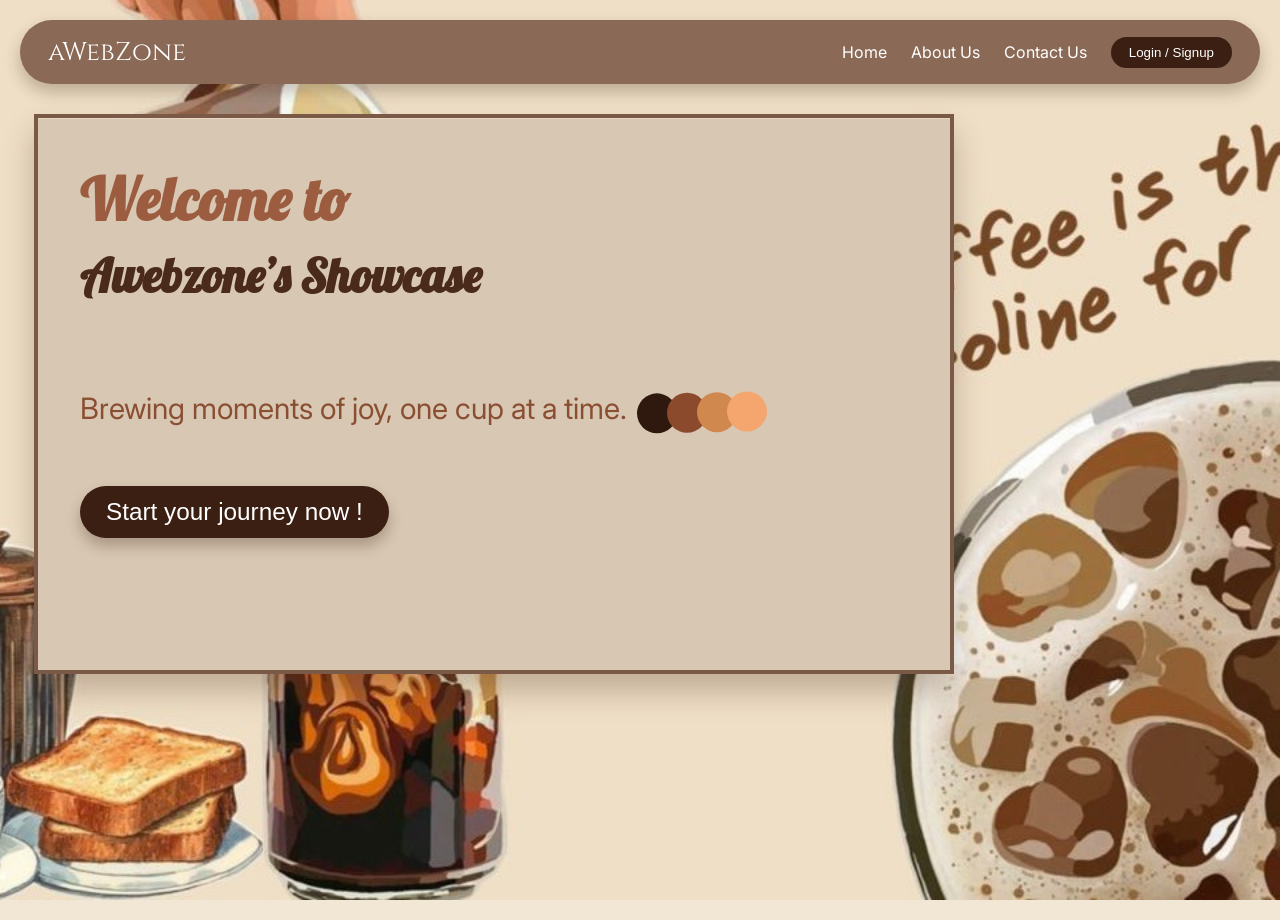
<file: index.html>
<!DOCTYPE html>
<html lang="en">
<head>
  <meta charset="UTF-8" />
  <meta name="viewport" content="width=device-width, initial-scale=1.0" />
  <title>aWebZone</title>

  <!-- Fonts -->
  <link rel="preconnect" href="https://fonts.googleapis.com" />
  <link rel="preconnect" href="https://fonts.gstatic.com" crossorigin />
  <link
    href="https://fonts.googleapis.com/css2?family=Cinzel:wght@400;600&family=Inter:wght@400;500;600&family=Lobster&display=swap"
    rel="stylesheet"
  />

  <link rel="stylesheet" href="style.css" />
</head>
<body>

  <!-- NAVBAR -->
  <header class="top-nav">
    <div class="brand">aWebZone</div>

    <nav class="links">
      <a href="#">Home</a>
      <a href="about.html">About Us</a>
      <a href="about.html">Contact Us</a>
      <button class="nav-btn" onclick="location.href='auth.html'">Login / Signup</button>
    </nav>
  </header>

  <!-- HERO CARD -->
  <section class="hero-wrapper">
    <div class="hero-card">

      <h1>Welcome to</h1>
      <h2>Awebzone’s Showcase</h2>

      <div class="hero-row">
        <p>Brewing moments of joy, one cup at a time.</p>

        <div class="palette-dots">
          <span class="dot d1"></span>
          <span class="dot d2"></span>
          <span class="dot d3"></span>
          <span class="dot d4"></span>
        </div>
      </div>

      <button class="cta-btn" onclick="location.href='auth.html'">Start your journey now !</button>
    </div>
  </section>

  <script src="script.js"></script>

</body>
</html>
</file>
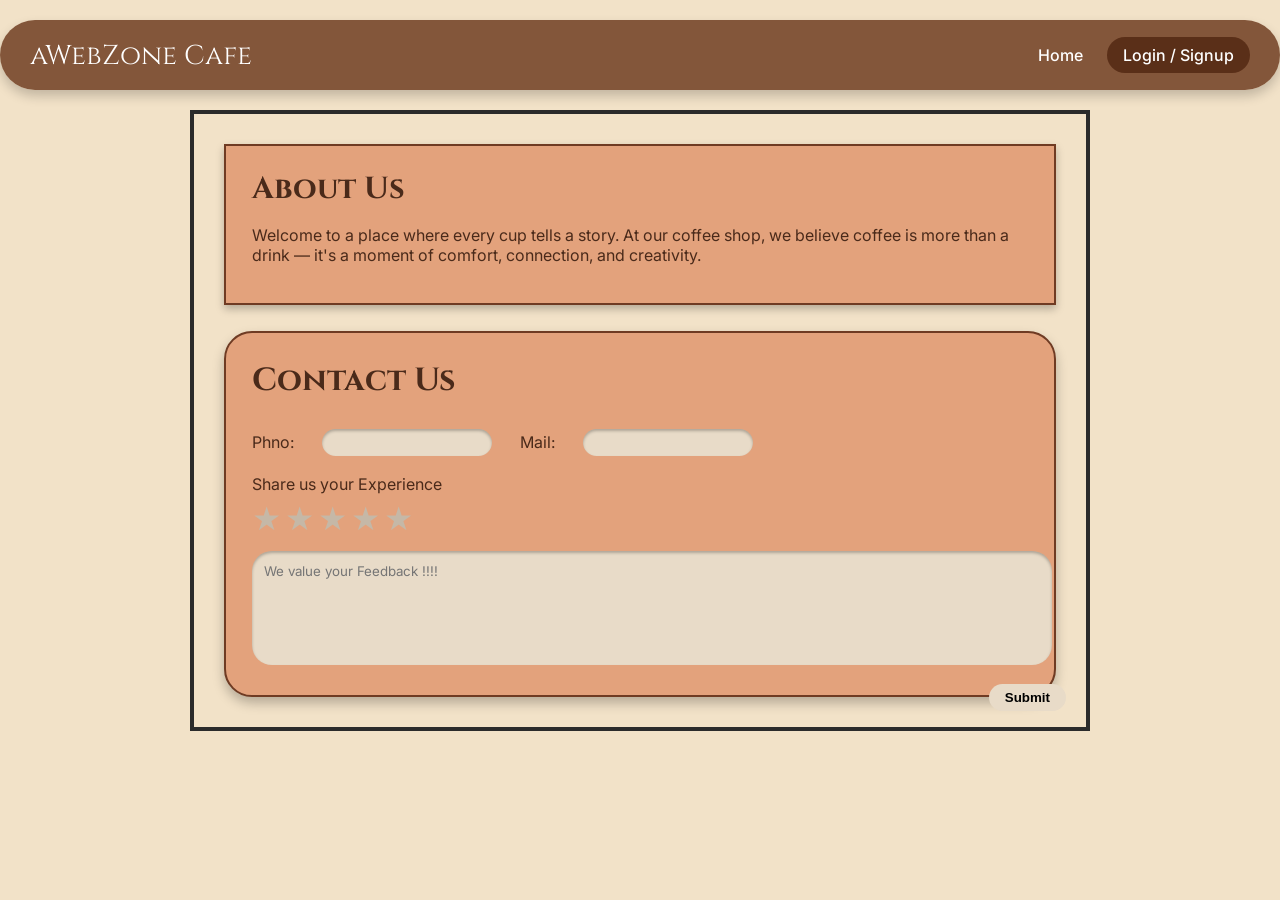
<file: about.html>
<!DOCTYPE html>
<html lang="en">
<head>
<meta charset="UTF-8">
<meta name="viewport" content="width=device-width, initial-scale=1.0">
<title>aWebZone Cafe | About</title>

<link href="https://fonts.googleapis.com/css2?family=Cinzel:wght@400;600&family=Inter:wght@400;500;600&display=swap" rel="stylesheet">

<style>

:root{
  --brown:#7a4a2e;
  --brown-dark:#4a2a1a;
  --cream:#f2e2c8;
  --card:#e3a27c;
}

/* PAGE */

body{
  margin:0;
  font-family:"Inter",sans-serif;
  background:var(--cream);
  color:var(--brown-dark);
}

/* NAVBAR */

.top-nav{
  width:calc(100% - 60px);
  margin:20px auto;
  height:70px;
  background:rgba(122,74,46,.92);
  border-radius:50px;
  display:flex;
  align-items:center;
  justify-content:space-between;
  padding:0 30px;
  color:white;
  box-shadow:0 6px 12px rgba(0,0,0,.2);
}

.brand{
  font-family:"Cinzel",serif;
  font-size:1.7rem;
}

.links{
  display:flex;
  gap:24px;
  align-items:center;
}

.links a{
  color:white;
  text-decoration:none;
  font-weight:500;
}

.login-btn{
  background:#5a2f18;
  padding:8px 16px;
  border-radius:999px;
}

/* FRAME WITH BACKGROUND */

.frame{
  width:92%;
  max-width:900px;
  margin:20px auto 60px;
  padding:30px;
  border:4px solid #2b2b2b;
  background:
    url("https://images.unsplash.com/photo-1495474472287-4d71bcdd2085")
    center/cover no-repeat;
  box-sizing:border-box;
  position:relative;
}

/* ABOUT */

.about-box{
  background:var(--card);
  padding:22px 26px;
  border:2px solid #6f3b23;
  box-shadow:0 4px 8px rgba(0,0,0,.25);
  margin-bottom:26px;
}

.about-box h2{
  font-family:"Cinzel",serif;
  margin:0 0 10px;
  font-size:1.9rem;
}

/* CONTACT */

.contact-box{
  background:var(--card);
  border-radius:28px;
  padding:26px;
  border:2px solid #6f3b23;
  box-shadow:0 6px 12px rgba(0,0,0,.25);
}

.contact-box h2{
  font-family:"Cinzel",serif;
  margin-top:0;
  font-size:2rem;
}

/* INPUTS */

.input-row{
  display:flex;
  gap:28px;
  margin-bottom:18px;
  align-items:center;
}

.input-row input{
  width:150px;
  padding:6px 10px;
  border-radius:20px;
  border:none;
  outline:none;
  background:#e8dbc8;
  box-shadow: inset 0 2px 3px rgba(0,0,0,.25);
}

/* RATING STARS */

.rating{
  margin:8px 0 14px;
}

.rating span{
  font-size:1.8rem;
  cursor:pointer;
  color:#c5b8a7;
  transition:color .2s;
}

.rating span.active{
  color:#ff7b00;
}

/* FEEDBACK */

textarea{
  width:100%;
  height:90px;
  border-radius:20px;
  border:none;
  padding:12px;
  resize:none;
  background:#e8dbc8;
  box-shadow: inset 0 2px 3px rgba(0,0,0,.25);
  font-family:inherit;
}

/* SUBMIT */

.submit-btn{
  position:absolute;
  bottom:16px;
  right:20px;
  padding:6px 16px;
  border-radius:999px;
  border:none;
  background:#e8dbc8;
  font-weight:600;
  cursor:pointer;
}

.submit-btn:hover{
  background:white;
}

/* RESPONSIVE */

@media(max-width:768px){
  .input-row{
    flex-direction:column;
    align-items:flex-start;
    gap:10px;
  }
}

</style>
</head>

<body>

<!-- NAVBAR -->

<header class="top-nav">
  <div class="brand">aWebZone Cafe</div>

  <nav class="links">
    <a href="index.html">Home</a>
    <a href="auth.html" class="login-btn">Login / Signup</a>
  </nav>
</header>

<!-- MAIN FRAME -->

<div class="frame">

  <!-- ABOUT -->

  <div class="about-box">
    <h2>About Us</h2>
    <p>
      Welcome to a place where every cup tells a story. At our coffee shop,
      we believe coffee is more than a drink — it's a moment of comfort,
      connection, and creativity.
    </p>
  </div>

  <!-- CONTACT -->

  <div class="contact-box">

    <h2>Contact Us</h2>

    <div class="input-row">
      Phno: <input type="text">
      Mail: <input type="text">
    </div>

    <div>
      Share us your Experience
    </div>

    <!-- CLICKABLE STARS -->

    <div class="rating">
      <span data-value="1">★</span>
      <span data-value="2">★</span>
      <span data-value="3">★</span>
      <span data-value="4">★</span>
      <span data-value="5">★</span>
    </div>

    <textarea placeholder="We value your Feedback !!!!"></textarea>

  </div>

  <button class="submit-btn">Submit</button>

</div>

<!-- STAR SCRIPT -->

<script>
const stars = document.querySelectorAll(".rating span");
const submitBtn = document.querySelector(".submit-btn");

stars.forEach((star, index) => {
  star.addEventListener("click", () => {

    stars.forEach((s, i) => {
      if (i <= index) s.classList.add("active");
      else s.classList.remove("active");
    });

  });
});

if (submitBtn) {
  submitBtn.addEventListener("click", () => {
    alert("Submitted");
  });
}
</script>

</body>
</html>
</file>
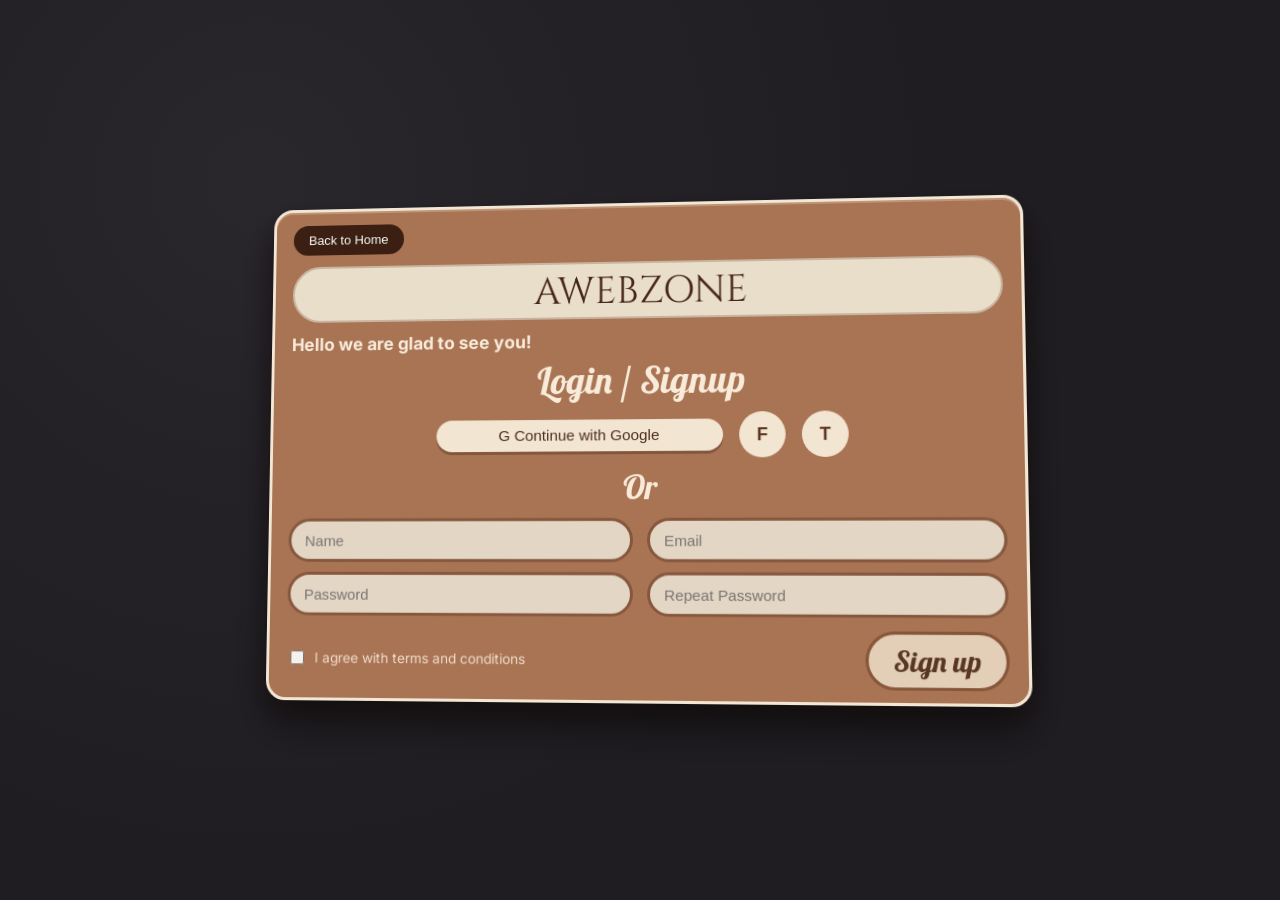
<file: auth.html>
<!DOCTYPE html>
<html lang="en">
<head>
  <meta charset="UTF-8" />
  <meta name="viewport" content="width=1200" />
  <title>aWebZone | Login</title>

  <link rel="preconnect" href="https://fonts.googleapis.com" />
  <link rel="preconnect" href="https://fonts.gstatic.com" crossorigin />
  <link
    href="https://fonts.googleapis.com/css2?family=Cinzel:wght@400;600&family=Inter:wght@400;500;600;700&family=Lobster&display=swap"
    rel="stylesheet"
  />

  <link rel="stylesheet" href="style.css" />
</head>
<body class="auth-page">
  <section class="auth-center">
    <div class="panel panel-right signup-card">
      <div class="auth-shell">
        <button class="back-home-btn" type="button" onclick="location.href='index.html'">
          Back to Home
        </button>
        <header class="auth-header">AWEBZONE</header>

        <p class="welcome">Hello we are glad to see you!</p>
        <h3>Login / Signup</h3>

        <div class="social-row">
          <button class="google-btn">G Continue with Google</button>
          <button class="social-icon">F</button>
          <button class="social-icon">T</button>
        </div>

        <span class="or-label">Or</span>

        <form>
          <div class="input-grid">
            <input type="text" placeholder="Name" />
            <input type="email" placeholder="Email" />
            <input type="password" placeholder="Password" />
            <input type="password" placeholder="Repeat Password" />
          </div>

          <div class="form-footer">
            <label class="agree">
              <input type="checkbox" />
              <span>I agree with terms and conditions</span>
            </label>

            <button class="signup-btn" type="button" onclick="goToProducts()">
              Sign up
            </button>
          </div>
        </form>
      </div>
    </div>
  </section>
  <script src="script.js"></script>
  <script>
    function goToProducts() {
      window.location.href = "success.html";
    }
  </script>
</body>
</html>
</file>
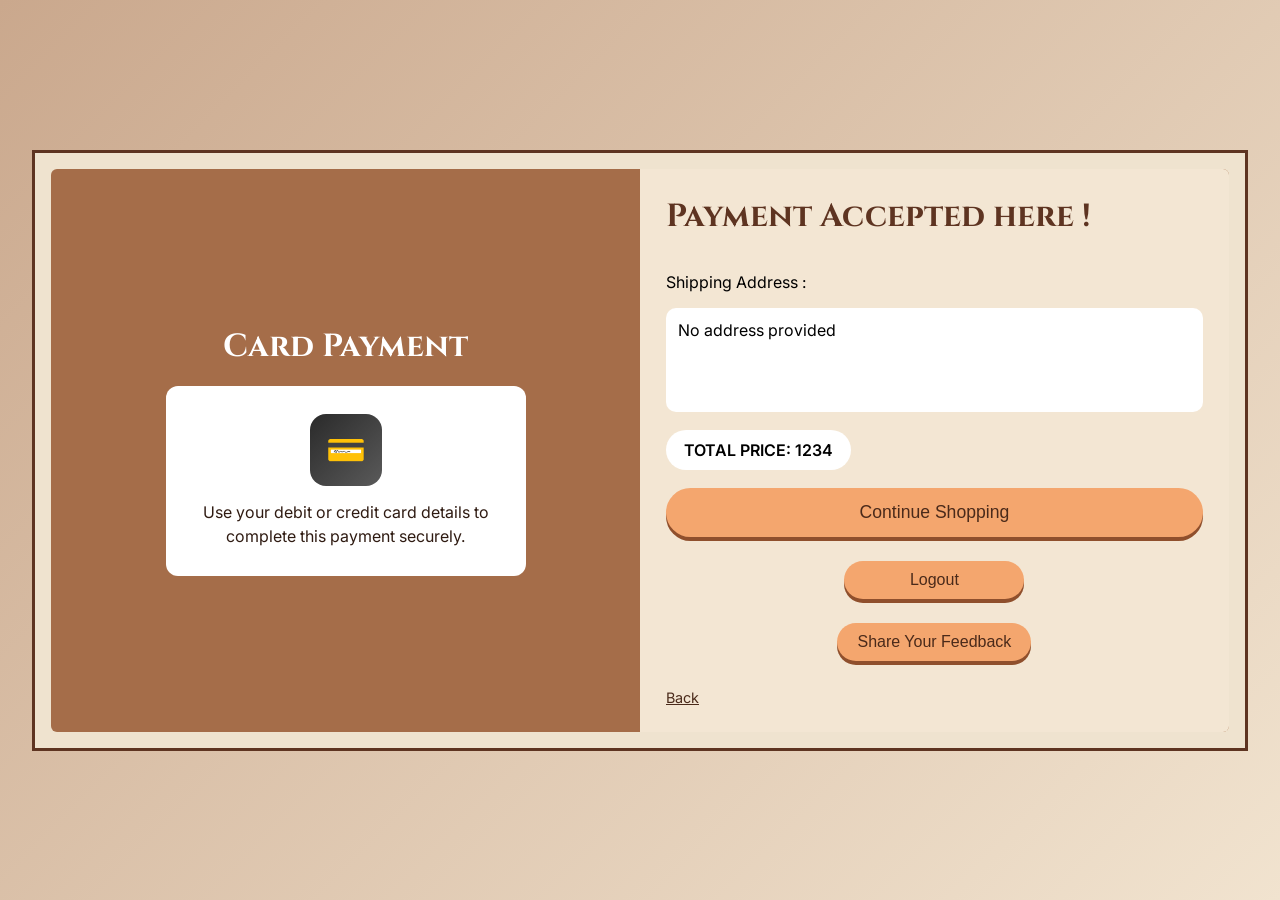
<file: card-payment.html>
<!DOCTYPE html>
<html lang="en">
<head>
  <meta charset="UTF-8" />
  <title>aWebZone | Card Payment</title>
  <meta name="viewport" content="width=1200" />

  <link href="https://fonts.googleapis.com/css2?family=Cinzel:wght@400;600&family=Inter&display=swap" rel="stylesheet">

  <style>
    body {
      margin: 0;
      min-height: 100vh;
      background: linear-gradient(135deg, #caa88d, #f1e3cf);
      font-family: "Inter", sans-serif;
      display: flex;
      justify-content: center;
      align-items: center;
    }

    .frame {
      width: 92%;
      max-width: 1200px;
      border: 3px solid #5e3421;
      background: #efe3cf;
      padding: 16px;
    }

    .content {
      display: grid;
      grid-template-columns: 1fr 1fr;
      background: #a56d49;
      border-radius: 6px;
      overflow: hidden;
    }

    .left {
      padding: 26px;
      color: #fff;
      text-align: center;
      display: flex;
      flex-direction: column;
      align-items: center;
      justify-content: center;
      gap: 18px;
    }

    .left h2 {
      font-family: "Cinzel", serif;
      font-size: 2rem;
      margin: 0;
    }

    .method-box {
      background: #fff;
      color: #2f1b12;
      border-radius: 12px;
      padding: 28px 24px;
      width: 82%;
      max-width: 360px;
      box-sizing: border-box;
    }

    .icon {
      width: 72px;
      height: 72px;
      margin: 0 auto 14px;
      border-radius: 16px;
      background: linear-gradient(135deg, #2a2a2a, #5a5a5a);
      color: #fff;
      display: flex;
      align-items: center;
      justify-content: center;
      font-size: 2rem;
    }

    .method-box p {
      margin: 0;
      line-height: 1.5;
    }

    .right {
      background: #f3e6d3;
      padding: 26px;
      display: flex;
      flex-direction: column;
      gap: 18px;
    }

    .right h2 {
      font-family: "Cinzel", serif;
      color: #5e3421;
      font-size: 2rem;
      margin: 0;
    }

    .box {
      background: #fff;
      border-radius: 10px;
      min-height: 80px;
      padding: 12px;
    }

    .total {
      background: #fff;
      padding: 10px 18px;
      border-radius: 999px;
      font-weight: 600;
      width: fit-content;
    }

    .btn {
      margin-top: auto;
      background: #f4a66e;
      border: none;
      padding: 14px;
      border-radius: 999px;
      font-size: 1.1rem;
      cursor: pointer;
      color: #4a2a1a;
      box-shadow: 0 4px 0 #8f4f2c;
    }

    .btn-small {
      width: fit-content;
      min-width: 180px;
      margin-top: 6px;
      padding: 10px 20px;
      font-size: 1rem;
      align-self: center;
    }

    .back {
      margin-top: 10px;
      font-size: 0.9rem;
      cursor: pointer;
      color: #4a2a1a;
      text-decoration: underline;
      width: fit-content;
    }

    @media (max-width: 900px) {
      body {
        align-items: flex-start;
      }

      .frame {
        width: calc(100% - 24px);
        margin: 12px;
      }

      .content {
        grid-template-columns: 1fr;
      }

      .left,
      .right {
        padding: 18px;
      }

      .left h2,
      .right h2 {
        font-size: 1.6rem;
      }

      .method-box {
        width: 100%;
      }

      .btn {
        width: 100%;
      }

      .btn-small {
        width: 100%;
      }
    }
  </style>
</head>

<body>
  <div class="frame">
    <div class="content">
      <div class="left">
        <h2>Card Payment</h2>
        <div class="method-box">
          <div class="icon">💳</div>
          <p>Use your debit or credit card details to complete this payment securely.</p>
        </div>
      </div>

      <div class="right">
        <h2>Payment Accepted here !</h2>

        <div>
          <p>Shipping Address :</p>
          <div class="box" id="shippingAddressBox"></div>
        </div>

        <div class="total">TOTAL PRICE: 1234</div>

        <button class="btn" onclick="location.href='products.html'">
          Continue Shopping
        </button>

        <button class="btn btn-small" onclick="location.href='index.html'">
          Logout
        </button>

        <button class="btn btn-small" onclick="location.href='about.html'">
          Share Your Feedback
        </button>

        <div class="back" onclick="history.back()">Back</div>
      </div>
    </div>
  </div>
  <script>
    const SHIPPING_ADDRESS_KEY = "awebzoneShippingAddress";
    const shippingAddressBox = document.getElementById("shippingAddressBox");
    const storedAddress = localStorage.getItem(SHIPPING_ADDRESS_KEY);

    if (shippingAddressBox) {
      shippingAddressBox.textContent = storedAddress && storedAddress.trim()
        ? storedAddress
        : "No address provided";
    }
  </script>
  <script src="script.js"></script>
</body>
</html>
</file>
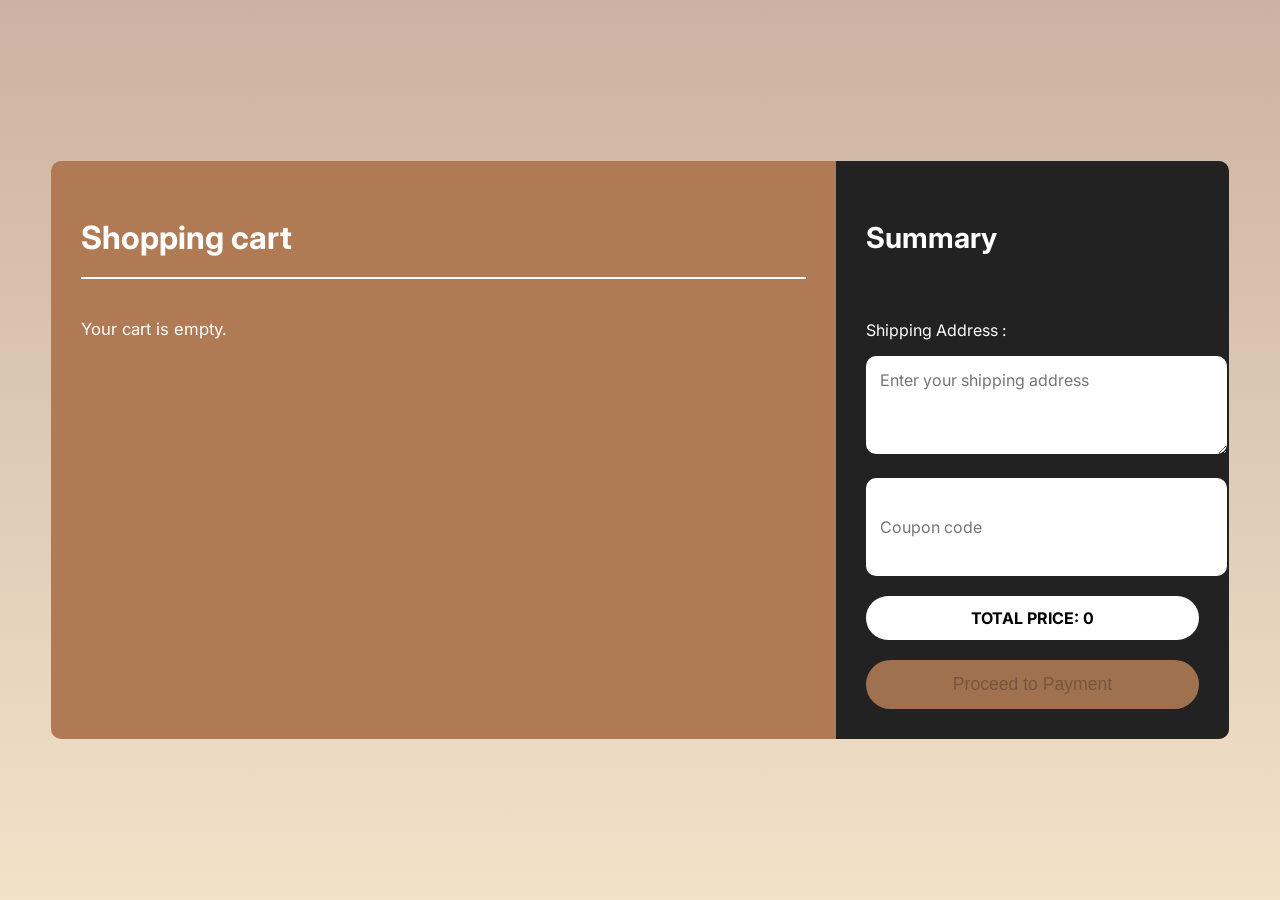
<file: cart.html>
<!DOCTYPE html>
<html lang="en">
<head>
  <meta charset="UTF-8" />
  <title>aWebZone | Cart</title>
  <meta name="viewport" content="width=1200" />

  <!-- Fonts -->
  <link href="https://fonts.googleapis.com/css2?family=Cinzel&family=Inter&display=swap" rel="stylesheet">

  <style>
    body {
      margin: 0;
      font-family: "Inter", sans-serif;
      background: linear-gradient(#cbb2a2, #f2e2c8);
      min-height: 100vh;
      display: flex;
      justify-content: center;
      align-items: center;
    }

    .cart-container {
      width: 92%;
      max-width: 1200px;
      display: grid;
      grid-template-columns: 2fr 1fr;
      background: #b07a55;
      border-radius: 10px;
      overflow: hidden;
    }

    /* LEFT CART */
    .cart-left {
      padding: 30px;
      color: #fff;
    }

    .cart-left h2 {
      font-size: 2rem;
      margin-bottom: 10px;
    }

    .divider {
      height: 2px;
      background: #fff;
      margin: 20px 0;
    }

    .cart-item {
      display: grid;
      grid-template-columns: 120px 1fr 150px;
      gap: 20px;
      align-items: center;
    }

    .item-img {
      width: 120px;
      height: 140px;
      background: #e5e5e5;
      border-radius: 6px;
      overflow: hidden;
    }

    .item-img img {
      width: 100%;
      height: 100%;
      object-fit: cover;
    }

    .item-info h3 {
      margin: 0;
    }

    .item-info p {
      margin: 4px 0;
    }

    .item-price {
      font-weight: 700;
    }

    .qty-controls {
      text-align: right;
      font-size: 1.2rem;
    }

    .qty-controls span {
      cursor: pointer;
      margin: 0 6px;
      font-weight: bold;
    }

    .remove {
      font-size: 0.9rem;
      cursor: pointer;
      text-decoration: underline;
      margin-top: 6px;
      display: inline-block;
    }

    .empty-cart {
      padding: 20px 0;
      font-size: 1.05rem;
    }

    /* RIGHT SUMMARY */
    .cart-right {
      background: #222;
      padding: 30px;
      color: #fff;
      display: flex;
      flex-direction: column;
      gap: 20px;
    }

    .cart-right h3 {
      font-size: 1.8rem;
    }

    .box {
      background: #fff;
      color: #000;
      padding: 14px;
      border-radius: 10px;
      min-height: 70px;
      border: none;
      font: inherit;
      width: 100%;
      outline: none;
    }

    .total {
      background: #fff;
      color: #000;
      padding: 12px;
      border-radius: 999px;
      font-weight: bold;
      text-align: center;
    }

    .pay-btn {
      background: #f4a66e;
      border: none;
      padding: 14px;
      border-radius: 999px;
      font-size: 1.1rem;
      cursor: pointer;
    }

    @media (max-width: 900px) {
      body {
        align-items: flex-start;
      }

      .cart-container {
        width: calc(100% - 20px);
        margin: 10px;
        grid-template-columns: 1fr;
      }

      .cart-left,
      .cart-right {
        padding: 18px;
      }
    }

    @media (max-width: 560px) {
      .cart-left h2,
      .cart-right h3 {
        font-size: 1.5rem;
      }

      .cart-item {
        grid-template-columns: 1fr;
        gap: 10px;
      }

      .item-img {
        width: 100%;
        max-width: 140px;
        height: 120px;
      }

      .qty-controls {
        text-align: left;
      }

      .pay-btn {
        width: 100%;
      }
    }
  </style>
</head>

<body>

  <div class="cart-container">

    <!-- LEFT -->
    <div class="cart-left">
      <h2>Shopping cart</h2>

      <div class="divider"></div>

      <div id="cartItems"></div>
    </div>

    <!-- RIGHT -->
    <div class="cart-right">
      <h3>Summary</h3>

      <div>
        <p>Shipping Address :</p>
        <textarea class="box" id="shippingAddressInput" placeholder="Enter your shipping address"></textarea>
      </div>

      <input class="box" placeholder="Coupon code" />

      <div class="total" id="totalPrice">TOTAL PRICE: 0</div>

      <button class="pay-btn" id="payBtn" onclick="goToPayment()">Proceed to Payment</button>
    </div>

  </div>

  <script>
    const CART_STORAGE_KEY = "awebzoneCart";
    const SHIPPING_ADDRESS_KEY = "awebzoneShippingAddress";

    function getStoredCart() {
      try {
        const raw = localStorage.getItem(CART_STORAGE_KEY);
        if (!raw) {
          return [];
        }
        const parsed = JSON.parse(raw);
        return Array.isArray(parsed) ? parsed : [];
      } catch (error) {
        return [];
      }
    }

    function saveCart(cartItems) {
      localStorage.setItem(CART_STORAGE_KEY, JSON.stringify(cartItems));
    }

    function saveShippingAddress(address) {
      localStorage.setItem(SHIPPING_ADDRESS_KEY, address);
    }

    function getShippingAddress() {
      return localStorage.getItem(SHIPPING_ADDRESS_KEY) || "";
    }

    function getCartTotal(cartItems) {
      return cartItems.reduce((sum, item) => sum + Number(item.price) * Number(item.qty), 0);
    }

    function calculateTotal(cartItems) {
      const total = getCartTotal(cartItems);
      document.getElementById("totalPrice").textContent = "TOTAL PRICE: " + total;
    }

    function changeQty(itemId, change) {
      const cartItems = getStoredCart();
      const item = cartItems.find((cartItem) => cartItem.id === itemId);
      if (!item) {
        return;
      }

      item.qty = Math.max(1, Number(item.qty) + change);
      saveCart(cartItems);
      renderCart();
    }

    function removeItem(itemId) {
      const cartItems = getStoredCart().filter((item) => item.id !== itemId);
      saveCart(cartItems);
      renderCart();
    }

    function renderCart() {
      const cartItems = getStoredCart();
      const cartItemsContainer = document.getElementById("cartItems");
      const payBtn = document.getElementById("payBtn");

      if (!cartItems.length) {
        cartItemsContainer.innerHTML = '<div class="empty-cart">Your cart is empty.</div>';
        calculateTotal([]);
        payBtn.disabled = true;
        payBtn.style.opacity = "0.6";
        payBtn.style.cursor = "not-allowed";
        return;
      }

      payBtn.disabled = false;
      payBtn.style.opacity = "1";
      payBtn.style.cursor = "pointer";

      cartItemsContainer.innerHTML = cartItems.map((item) => {
        return `
          <div class="cart-item">
            <div class="item-img">
              ${item.image ? `<img src="${item.image}" alt="${item.name}">` : ""}
            </div>

            <div class="item-info">
              <h3>${item.name}</h3>
              <p>${item.description}</p>
              <p class="item-price">Price: ${item.price}₹</p>
            </div>

            <div class="qty-controls">
              <span onclick="changeQty('${item.id}', -1)">-</span>
              <span class="qty">${item.qty}</span>
              <span onclick="changeQty('${item.id}', 1)">+</span>
              <br />
              <span class="remove" onclick="removeItem('${item.id}')">Remove Product</span>
            </div>
          </div>
          <div class="divider"></div>
        `;
      }).join("");

      calculateTotal(cartItems);
    }

    function goToPayment() {
      const cartItems = getStoredCart();
      if (!cartItems.length) {
        return;
      }

      const addressInput = document.getElementById("shippingAddressInput");
      if (addressInput) {
        saveShippingAddress(addressInput.value.trim());
      }

      window.location.href = "payment.html";
    }

    const addressInput = document.getElementById("shippingAddressInput");
    if (addressInput) {
      addressInput.value = getShippingAddress();
      addressInput.addEventListener("input", () => {
        saveShippingAddress(addressInput.value);
      });
    }

    renderCart();
  </script>
  <script src="script.js"></script>

</body>
</html>
</file>
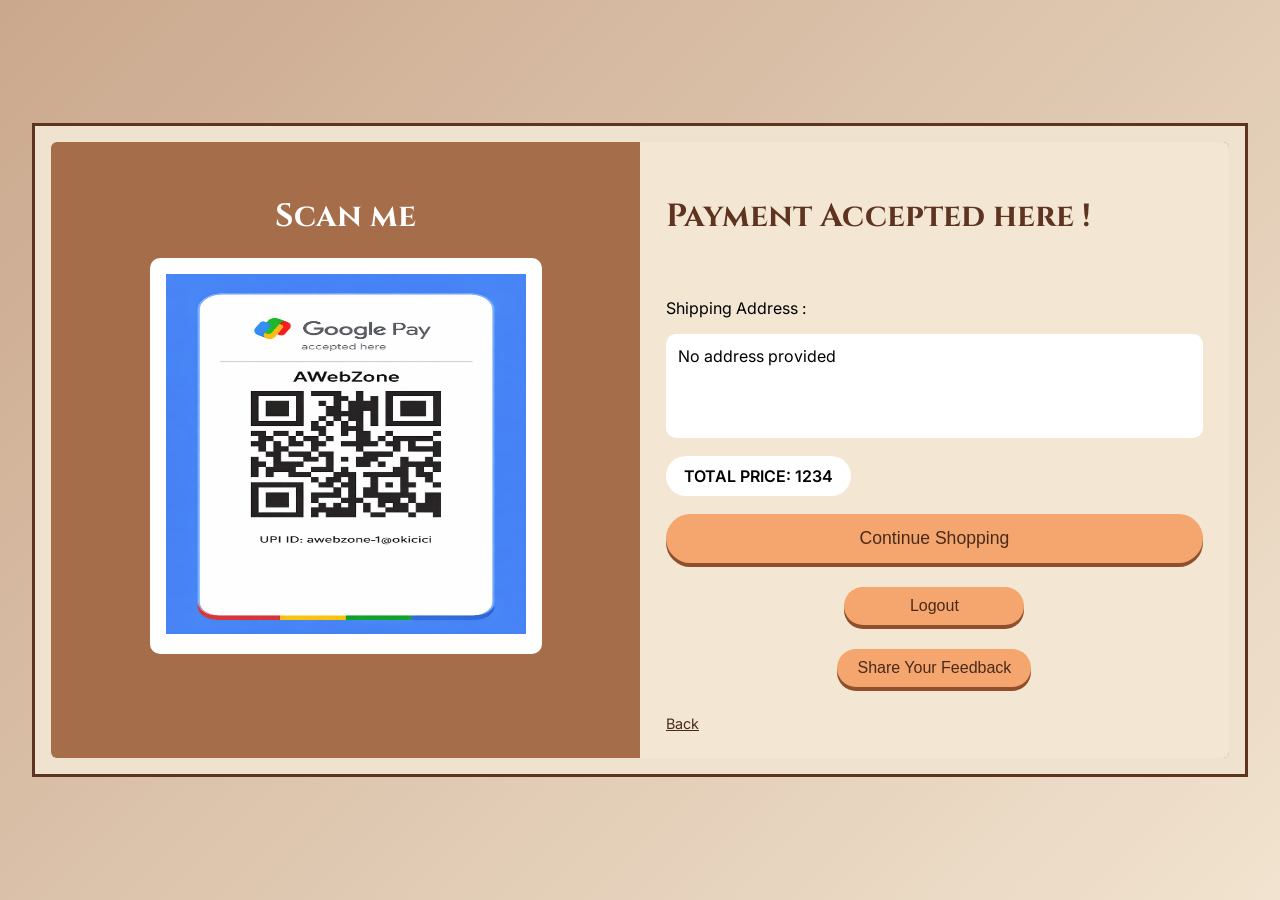
<file: gpay.html>
<!DOCTYPE html>
<html lang="en">
<head>
  <meta charset="UTF-8" />
  <title>aWebZone | GPay</title>
  <meta name="viewport" content="width=1200" />

  <!-- Fonts -->
  <link href="https://fonts.googleapis.com/css2?family=Cinzel:wght@400;600&family=Inter&display=swap" rel="stylesheet">

  <style>
    body {
      margin: 0;
      min-height: 100vh;
      background: linear-gradient(135deg, #caa88d, #f1e3cf);
      font-family: "Inter", sans-serif;
      display: flex;
      justify-content: center;
      align-items: center;
    }

    .frame {
      width: 92%;
      max-width: 1200px;
      border: 3px solid #5e3421;
      background: #efe3cf;
      padding: 16px;
    }

    .content {
      display: grid;
      grid-template-columns: 1fr 1fr;
      background: #a56d49;
      border-radius: 6px;
      overflow: hidden;
    }

    /* LEFT */
    .left {
      padding: 26px;
      color: #fff;
      text-align: center;
    }

    .left h2 {
      font-family: "Cinzel", serif;
      font-size: 2rem;
      margin-bottom: 20px;
    }

    .qr-box {
      background: #fff;
      border-radius: 10px;
      padding: 16px;
      display: inline-block;
    }

    .qr-box img {
      width: 360px;
      height: 360px;
    }

    /* RIGHT */
    .right {
      background: #f3e6d3;
      padding: 26px;
      display: flex;
      flex-direction: column;
      gap: 18px;
    }

    .right h2 {
      font-family: "Cinzel", serif;
      color: #5e3421;
      font-size: 2rem;
    }

    .box {
      background: #fff;
      border-radius: 10px;
      min-height: 80px;
      padding: 12px;
    }

    .total {
      background: #fff;
      padding: 10px 18px;
      border-radius: 999px;
      font-weight: 600;
      width: fit-content;
    }

    .btn {
      margin-top: auto;
      background: #f4a66e;
      border: none;
      padding: 14px;
      border-radius: 999px;
      font-size: 1.1rem;
      cursor: pointer;
      color: #4a2a1a;
      box-shadow: 0 4px 0 #8f4f2c;
    }

    .btn-small {
      width: fit-content;
      min-width: 180px;
      margin-top: 6px;
      padding: 10px 20px;
      font-size: 1rem;
      align-self: center;
    }

    .back {
      margin-top: 10px;
      font-size: 0.9rem;
      cursor: pointer;
      color: #4a2a1a;
      text-decoration: underline;
      width: fit-content;
    }

    @media (max-width: 900px) {
      body {
        align-items: flex-start;
      }

      .frame {
        width: calc(100% - 24px);
        margin: 12px;
      }

      .content {
        grid-template-columns: 1fr;
      }

      .left,
      .right {
        padding: 18px;
      }

      .left h2,
      .right h2 {
        font-size: 1.6rem;
        margin: 0 0 12px;
      }

      .qr-box {
        width: 100%;
        max-width: 420px;
      }

      .qr-box img {
        width: 100%;
        height: auto;
        max-width: 100%;
      }

      .btn {
        width: 100%;
      }

      .btn-small {
        width: 100%;
      }
    }
  </style>
</head>

<body>

  <div class="frame">
    <div class="content">

      <!-- LEFT -->
      <div class="left">
        <h2>Scan me</h2>

        <div class="qr-box">
          <img src="WhatsApp Image 2026-02-26 at 10.20.06 PM.jpeg" alt="Google Pay QR Code" />
        </div>
      </div>

      <!-- RIGHT -->
      <div class="right">
        <h2>Payment Accepted here !</h2>

        <div>
          <p>Shipping Address :</p>
          <div class="box" id="shippingAddressBox"></div>
        </div>

        <div class="total">TOTAL PRICE: 1234</div>

        <button class="btn" onclick="location.href='products.html'">
          Continue Shopping
        </button>

        <button class="btn btn-small" onclick="location.href='index.html'">
          Logout
        </button>

        <button class="btn btn-small" onclick="location.href='about.html'">
          Share Your Feedback
        </button>

        <div class="back" onclick="history.back()">Back</div>
      </div>

    </div>
  </div>

  <script>
    const SHIPPING_ADDRESS_KEY = "awebzoneShippingAddress";
    const shippingAddressBox = document.getElementById("shippingAddressBox");
    const storedAddress = localStorage.getItem(SHIPPING_ADDRESS_KEY);

    if (shippingAddressBox) {
      shippingAddressBox.textContent = storedAddress && storedAddress.trim()
        ? storedAddress
        : "No address provided";
    }
  </script>
  <script src="script.js"></script>

</body>
</html>
</file>
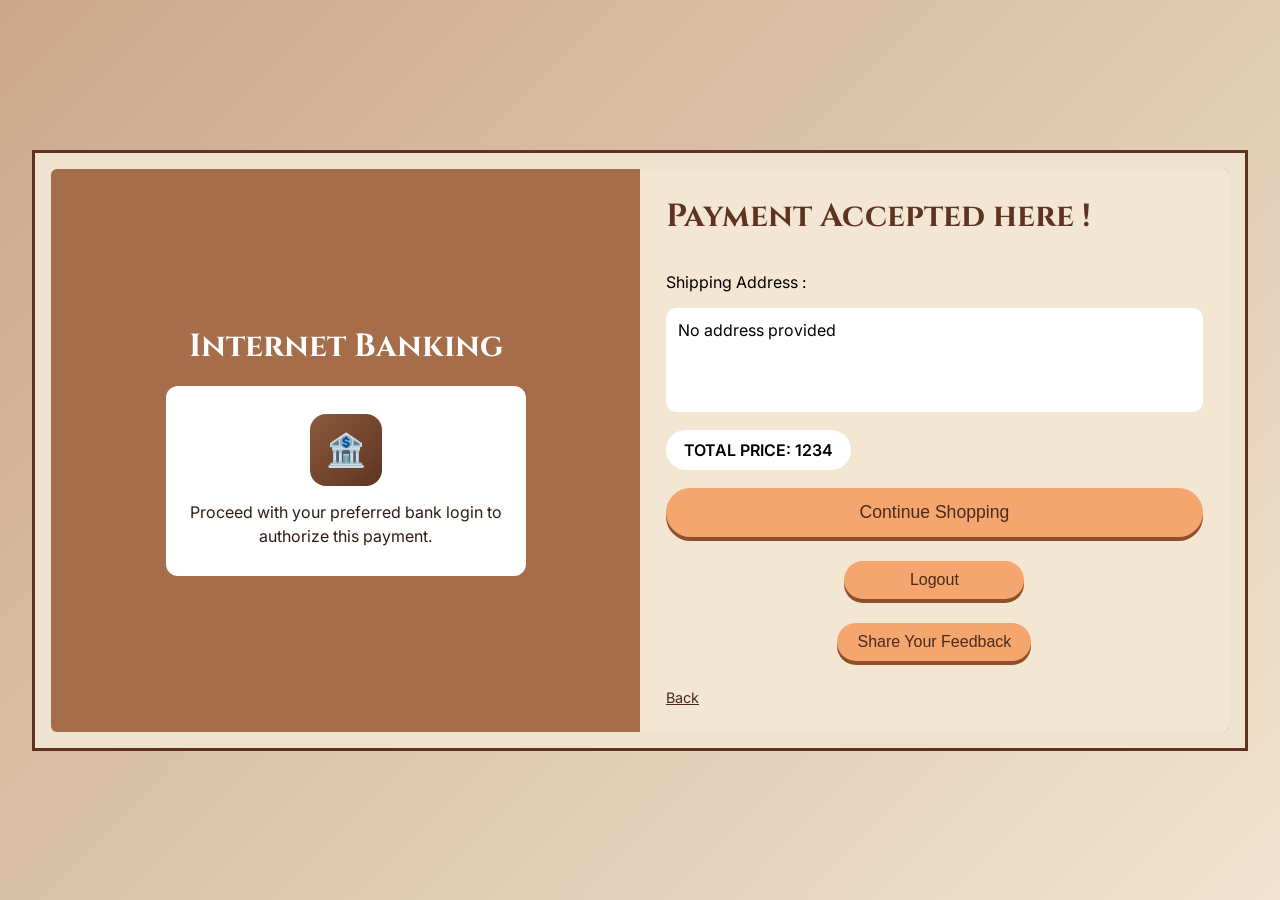
<file: internet-banking.html>
<!DOCTYPE html>
<html lang="en">
<head>
  <meta charset="UTF-8" />
  <title>aWebZone | Internet Banking</title>
  <meta name="viewport" content="width=1200" />

  <link href="https://fonts.googleapis.com/css2?family=Cinzel:wght@400;600&family=Inter&display=swap" rel="stylesheet">

  <style>
    body {
      margin: 0;
      min-height: 100vh;
      background: linear-gradient(135deg, #caa88d, #f1e3cf);
      font-family: "Inter", sans-serif;
      display: flex;
      justify-content: center;
      align-items: center;
    }

    .frame {
      width: 92%;
      max-width: 1200px;
      border: 3px solid #5e3421;
      background: #efe3cf;
      padding: 16px;
    }

    .content {
      display: grid;
      grid-template-columns: 1fr 1fr;
      background: #a56d49;
      border-radius: 6px;
      overflow: hidden;
    }

    .left {
      padding: 26px;
      color: #fff;
      text-align: center;
      display: flex;
      flex-direction: column;
      align-items: center;
      justify-content: center;
      gap: 18px;
    }

    .left h2 {
      font-family: "Cinzel", serif;
      font-size: 2rem;
      margin: 0;
    }

    .method-box {
      background: #fff;
      color: #2f1b12;
      border-radius: 12px;
      padding: 28px 24px;
      width: 82%;
      max-width: 360px;
      box-sizing: border-box;
    }

    .icon {
      width: 72px;
      height: 72px;
      margin: 0 auto 14px;
      border-radius: 16px;
      background: linear-gradient(135deg, #8b5a3c, #5e3421);
      color: #fff;
      display: flex;
      align-items: center;
      justify-content: center;
      font-size: 2rem;
    }

    .method-box p {
      margin: 0;
      line-height: 1.5;
    }

    .right {
      background: #f3e6d3;
      padding: 26px;
      display: flex;
      flex-direction: column;
      gap: 18px;
    }

    .right h2 {
      font-family: "Cinzel", serif;
      color: #5e3421;
      font-size: 2rem;
      margin: 0;
    }

    .box {
      background: #fff;
      border-radius: 10px;
      min-height: 80px;
      padding: 12px;
    }

    .total {
      background: #fff;
      padding: 10px 18px;
      border-radius: 999px;
      font-weight: 600;
      width: fit-content;
    }

    .btn {
      margin-top: auto;
      background: #f4a66e;
      border: none;
      padding: 14px;
      border-radius: 999px;
      font-size: 1.1rem;
      cursor: pointer;
      color: #4a2a1a;
      box-shadow: 0 4px 0 #8f4f2c;
    }

    .btn-small {
      width: fit-content;
      min-width: 180px;
      margin-top: 6px;
      padding: 10px 20px;
      font-size: 1rem;
      align-self: center;
    }

    .back {
      margin-top: 10px;
      font-size: 0.9rem;
      cursor: pointer;
      color: #4a2a1a;
      text-decoration: underline;
      width: fit-content;
    }

    @media (max-width: 900px) {
      body {
        align-items: flex-start;
      }

      .frame {
        width: calc(100% - 24px);
        margin: 12px;
      }

      .content {
        grid-template-columns: 1fr;
      }

      .left,
      .right {
        padding: 18px;
      }

      .left h2,
      .right h2 {
        font-size: 1.6rem;
      }

      .method-box {
        width: 100%;
      }

      .btn {
        width: 100%;
      }

      .btn-small {
        width: 100%;
      }
    }
  </style>
</head>

<body>
  <div class="frame">
    <div class="content">
      <div class="left">
        <h2>Internet Banking</h2>
        <div class="method-box">
          <div class="icon">🏦</div>
          <p>Proceed with your preferred bank login to authorize this payment.</p>
        </div>
      </div>

      <div class="right">
        <h2>Payment Accepted here !</h2>

        <div>
          <p>Shipping Address :</p>
          <div class="box" id="shippingAddressBox"></div>
        </div>

        <div class="total">TOTAL PRICE: 1234</div>

        <button class="btn" onclick="location.href='products.html'">
          Continue Shopping
        </button>

        <button class="btn btn-small" onclick="location.href='index.html'">
          Logout
        </button>

        <button class="btn btn-small" onclick="location.href='about.html'">
          Share Your Feedback
        </button>

        <div class="back" onclick="history.back()">Back</div>
      </div>
    </div>
  </div>
  <script>
    const SHIPPING_ADDRESS_KEY = "awebzoneShippingAddress";
    const shippingAddressBox = document.getElementById("shippingAddressBox");
    const storedAddress = localStorage.getItem(SHIPPING_ADDRESS_KEY);

    if (shippingAddressBox) {
      shippingAddressBox.textContent = storedAddress && storedAddress.trim()
        ? storedAddress
        : "No address provided";
    }
  </script>
  <script src="script.js"></script>
</body>
</html>
</file>
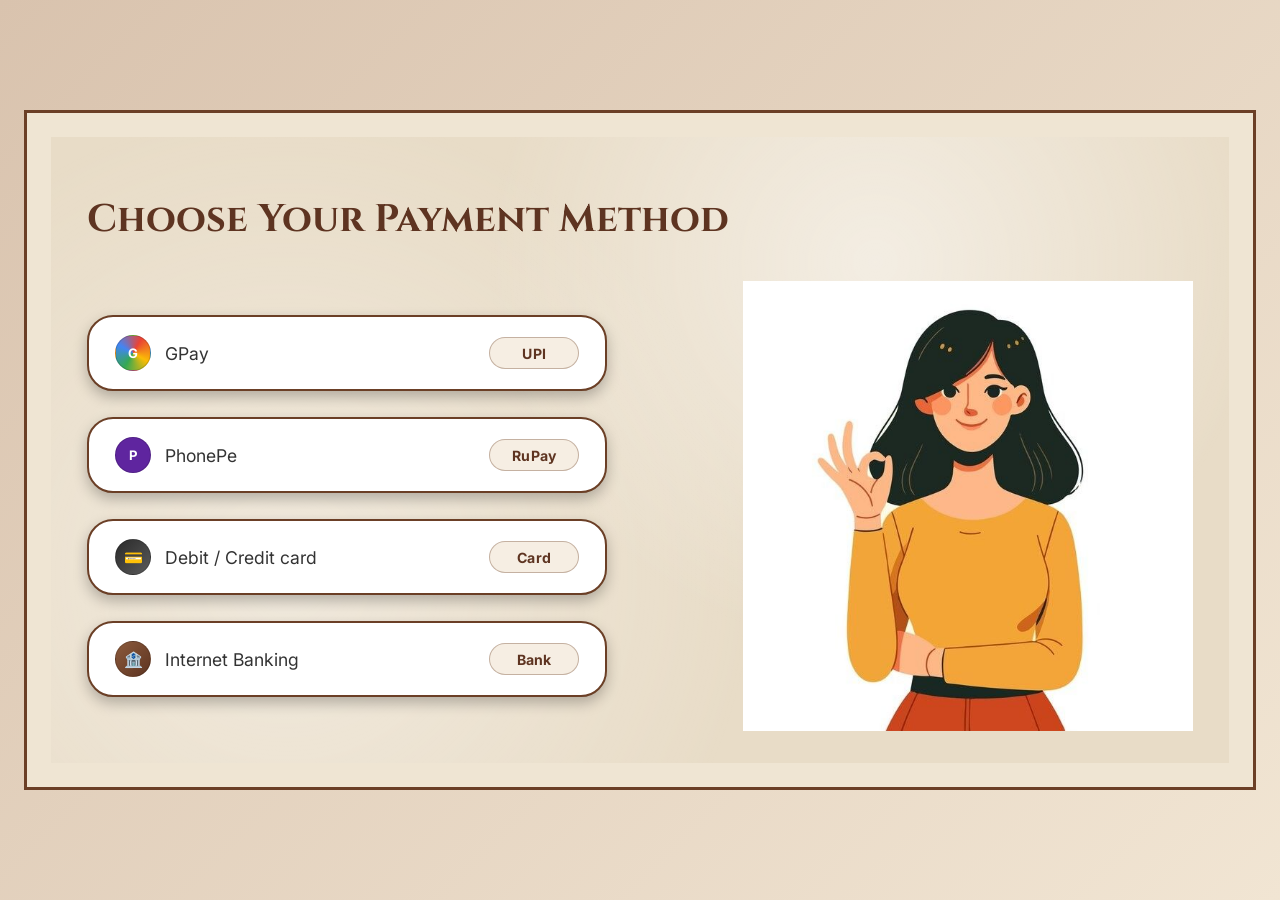
<file: payment.html>
<!DOCTYPE html>
<html lang="en">
<head>
  <meta charset="UTF-8" />
  <title>aWebZone | Payment</title>
  <meta name="viewport" content="width=1200" />

  <!-- Fonts -->
  <link href="https://fonts.googleapis.com/css2?family=Cinzel:wght@400;600&family=Inter&display=swap" rel="stylesheet">

  <style>
    /* ===== PAGE BACKGROUND ===== */
    body {
      margin: 0;
      min-height: 100vh;
      background: linear-gradient(135deg, #d9c3ae, #f1e5d3);
      display: flex;
      justify-content: center;
      align-items: center;
      font-family: "Inter", sans-serif;
    }

    /* ===== OUTER FRAME ===== */
    .frame {
      width: 92%;
      max-width: 1200px;
      padding: 24px;
      border: 3px solid #6b3f26;
      background: #efe5d3;
    }

    /* ===== INNER CONTENT ===== */
    .payment-box {
      position: relative;
      padding: 32px 36px;
      background:
        radial-gradient(circle at 70% 20%, rgba(255,255,255,0.5), transparent 40%),
        radial-gradient(circle at 20% 70%, rgba(255,255,255,0.4), transparent 45%),
        #e8dcc7;
      min-height: 520px;
    }

    /* ===== TITLE ===== */
    .title {
      font-family: "Cinzel", serif;
      font-size: 2.4rem;
      color: #5e3421;
      margin-bottom: 36px;
    }

    .payment-content {
      display: flex;
      align-items: center;
      justify-content: space-between;
      gap: 40px;
    }

    /* ===== PAYMENT OPTIONS ===== */
    .options {
      width: 520px;
      display: flex;
      flex-direction: column;
      gap: 26px;
    }

    .payment-illustration {
      width: 450px;
      height: 450px;
      background: #ffffff;
      display: flex;
      align-items: center;
      justify-content: center;
      overflow: hidden;
    }

    .payment-illustration img {
      width: 100%;
      height: 100%;
      object-fit: cover;
    }

    .option {
      background: #ffffff;
      border-radius: 26px;
      padding: 18px 26px;
      display: flex;
      align-items: center;
      justify-content: space-between;
      border: 2px solid #6b3f26;
      box-shadow: 0 6px 14px rgba(0,0,0,0.25);
      cursor: pointer;
    }

    .left {
      display: flex;
      align-items: center;
      gap: 14px;
      font-size: 1.1rem;
      color: #333;
    }

    .right {
      font-weight: 600;
      color: #333;
      display: flex;
      align-items: center;
      gap: 6px;
    }

    /* Left logos */
    .logo {
      width: 34px;
      height: 34px;
      border-radius: 50%;
      display: inline-flex;
      justify-content: center;
      align-items: center;
      font-size: 0.82rem;
      font-weight: bold;
      border: 1px solid rgba(0, 0, 0, 0.16);
      overflow: hidden;
    }

    .logo.gpay {
      background: conic-gradient(from 210deg, #34a853, #4285f4, #ea4335, #fbbc05, #34a853);
      color: #fff;
    }

    .logo.phonepe {
      background: #5f259f;
      color: #fff;
    }

    .logo.card {
      background: linear-gradient(135deg, #2a2a2a, #5a5a5a);
      color: #fff;
      font-size: 0.95rem;
    }

    .logo.bank {
      background: linear-gradient(135deg, #8b5a3c, #5e3421);
      color: #fff;
      font-size: 0.95rem;
    }

    .right-badge {
      min-width: 68px;
      height: 30px;
      padding: 0 10px;
      border-radius: 999px;
      border: 1px solid rgba(107, 63, 38, 0.35);
      background: #f6eee3;
      display: inline-flex;
      align-items: center;
      justify-content: center;
      font-size: 0.88rem;
      font-weight: 700;
      color: #5e3421;
      letter-spacing: 0.2px;
    }

    @media (max-width: 768px) {
      body {
        align-items: flex-start;
      }

      .frame {
        width: calc(100% - 24px);
        margin: 12px;
        padding: 14px;
      }

      .payment-box {
        min-height: auto;
        padding: 20px 14px;
      }

      .title {
        font-size: 1.8rem;
        margin-bottom: 18px;
      }

      .options {
        width: 100%;
        gap: 14px;
      }

      .payment-content {
        flex-direction: column;
        align-items: stretch;
        gap: 20px;
      }

      .payment-illustration {
        width: 100%;
        max-width: 360px;
        height: 360px;
        margin: 0 auto;
      }

      .option {
        padding: 14px;
        border-radius: 16px;
      }

      .left {
        font-size: 1rem;
        gap: 10px;
      }

      .right-badge {
        min-width: 56px;
        height: 26px;
        font-size: 0.8rem;
      }
    }

  </style>
</head>

<body>

  <div class="frame">
    <div class="payment-box">

      <h1 class="title">Choose Your Payment Method</h1>

      <div class="payment-content">
        <div class="options">

          <div class="option" onclick="location.href='gpay.html'">
            <div class="left">
              <div class="logo gpay">G</div>
              <span>GPay</span>
            </div>
            <div class="right"><span class="right-badge">UPI</span></div>
          </div>

          <div class="option" onclick="location.href='phonepe.html'">
            <div class="left">
              <div class="logo phonepe">P</div>
              <span>PhonePe</span>
            </div>
            <div class="right"><span class="right-badge">RuPay</span></div>
          </div>

          <div class="option" onclick="location.href='card-payment.html'">
            <div class="left">
              <div class="logo card">💳</div>
              <span>Debit / Credit card</span>
            </div>
            <div class="right"><span class="right-badge">Card</span></div>
          </div>

          <div class="option" onclick="location.href='internet-banking.html'">
            <div class="left">
              <div class="logo bank">🏦</div>
              <span>Internet Banking</span>
            </div>
            <div class="right"><span class="right-badge">Bank</span></div>
          </div>

        </div>

        <div class="payment-illustration">
          <img src="image copy 11.png" alt="Payment illustration">
        </div>
      </div>

    </div>
  </div>

  <script src="script.js"></script>

</body>
</html>
</file>
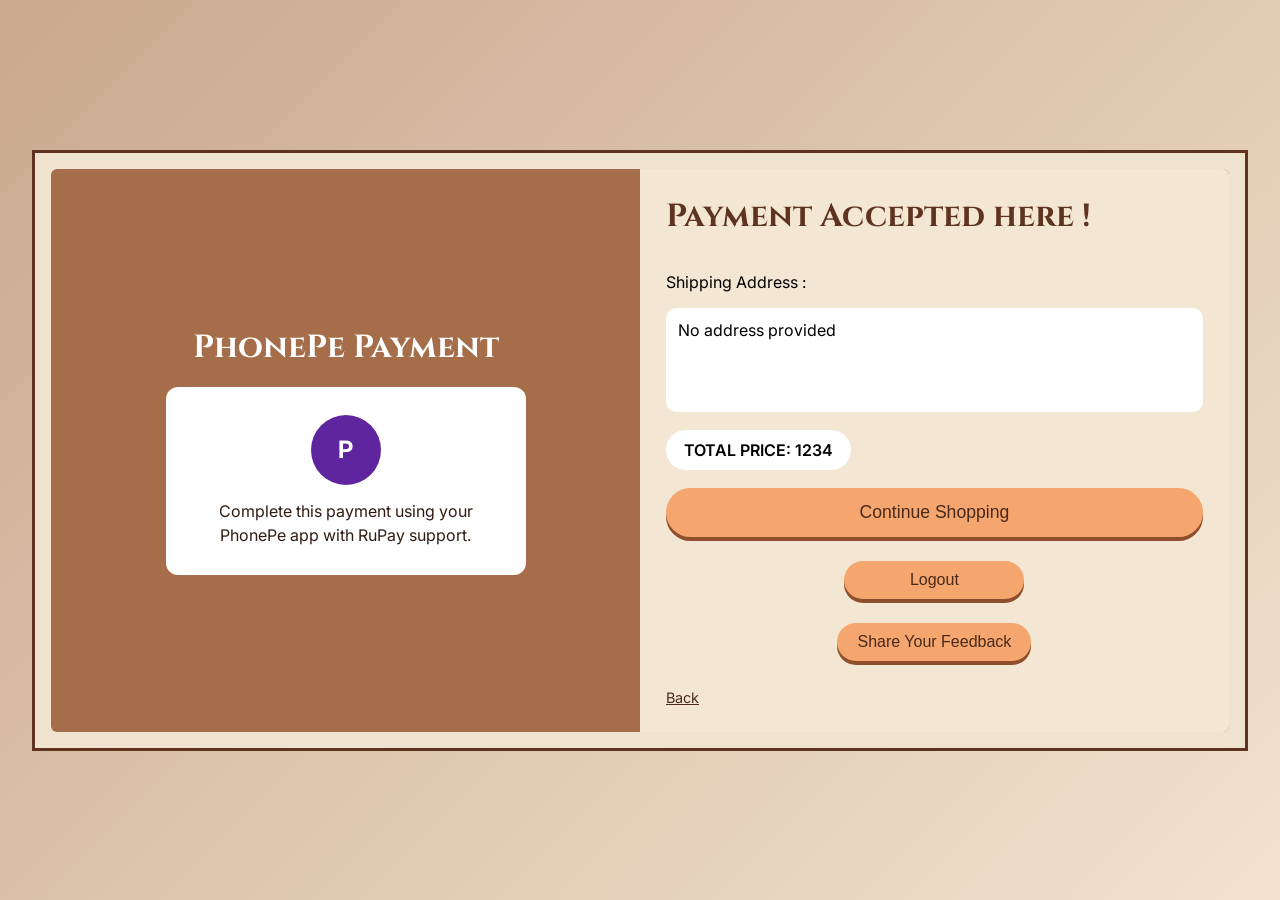
<file: phonepe.html>
<!DOCTYPE html>
<html lang="en">
<head>
  <meta charset="UTF-8" />
  <title>aWebZone | PhonePe</title>
  <meta name="viewport" content="width=1200" />

  <link href="https://fonts.googleapis.com/css2?family=Cinzel:wght@400;600&family=Inter&display=swap" rel="stylesheet">

  <style>
    body {
      margin: 0;
      min-height: 100vh;
      background: linear-gradient(135deg, #caa88d, #f1e3cf);
      font-family: "Inter", sans-serif;
      display: flex;
      justify-content: center;
      align-items: center;
    }

    .frame {
      width: 92%;
      max-width: 1200px;
      border: 3px solid #5e3421;
      background: #efe3cf;
      padding: 16px;
    }

    .content {
      display: grid;
      grid-template-columns: 1fr 1fr;
      background: #a56d49;
      border-radius: 6px;
      overflow: hidden;
    }

    .left {
      padding: 26px;
      color: #fff;
      text-align: center;
      display: flex;
      flex-direction: column;
      align-items: center;
      justify-content: center;
      gap: 18px;
    }

    .left h2 {
      font-family: "Cinzel", serif;
      font-size: 2rem;
      margin: 0;
    }

    .method-box {
      background: #fff;
      color: #2f1b12;
      border-radius: 12px;
      padding: 28px 24px;
      width: 82%;
      max-width: 360px;
      box-sizing: border-box;
    }

    .icon {
      width: 70px;
      height: 70px;
      margin: 0 auto 14px;
      border-radius: 50%;
      background: #5f259f;
      color: #fff;
      display: flex;
      align-items: center;
      justify-content: center;
      font-weight: 700;
      font-size: 1.5rem;
    }

    .method-box p {
      margin: 0;
      line-height: 1.5;
    }

    .right {
      background: #f3e6d3;
      padding: 26px;
      display: flex;
      flex-direction: column;
      gap: 18px;
    }

    .right h2 {
      font-family: "Cinzel", serif;
      color: #5e3421;
      font-size: 2rem;
      margin: 0;
    }

    .box {
      background: #fff;
      border-radius: 10px;
      min-height: 80px;
      padding: 12px;
    }

    .total {
      background: #fff;
      padding: 10px 18px;
      border-radius: 999px;
      font-weight: 600;
      width: fit-content;
    }

    .btn {
      margin-top: auto;
      background: #f4a66e;
      border: none;
      padding: 14px;
      border-radius: 999px;
      font-size: 1.1rem;
      cursor: pointer;
      color: #4a2a1a;
      box-shadow: 0 4px 0 #8f4f2c;
    }

    .btn-small {
      width: fit-content;
      min-width: 180px;
      margin-top: 6px;
      padding: 10px 20px;
      font-size: 1rem;
      align-self: center;
    }

    .back {
      margin-top: 10px;
      font-size: 0.9rem;
      cursor: pointer;
      color: #4a2a1a;
      text-decoration: underline;
      width: fit-content;
    }

    @media (max-width: 900px) {
      body {
        align-items: flex-start;
      }

      .frame {
        width: calc(100% - 24px);
        margin: 12px;
      }

      .content {
        grid-template-columns: 1fr;
      }

      .left,
      .right {
        padding: 18px;
      }

      .left h2,
      .right h2 {
        font-size: 1.6rem;
      }

      .method-box {
        width: 100%;
      }

      .btn {
        width: 100%;
      }

      .btn-small {
        width: 100%;
      }
    }
  </style>
</head>

<body>
  <div class="frame">
    <div class="content">
      <div class="left">
        <h2>PhonePe Payment</h2>
        <div class="method-box">
          <div class="icon">P</div>
          <p>Complete this payment using your PhonePe app with RuPay support.</p>
        </div>
      </div>

      <div class="right">
        <h2>Payment Accepted here !</h2>

        <div>
          <p>Shipping Address :</p>
          <div class="box" id="shippingAddressBox"></div>
        </div>

        <div class="total">TOTAL PRICE: 1234</div>

        <button class="btn" onclick="location.href='products.html'">
          Continue Shopping
        </button>

        <button class="btn btn-small" onclick="location.href='index.html'">
          Logout
        </button>

        <button class="btn btn-small" onclick="location.href='about.html'">
          Share Your Feedback
        </button>

        <div class="back" onclick="history.back()">Back</div>
      </div>
    </div>
  </div>
  <script>
    const SHIPPING_ADDRESS_KEY = "awebzoneShippingAddress";
    const shippingAddressBox = document.getElementById("shippingAddressBox");
    const storedAddress = localStorage.getItem(SHIPPING_ADDRESS_KEY);

    if (shippingAddressBox) {
      shippingAddressBox.textContent = storedAddress && storedAddress.trim()
        ? storedAddress
        : "No address provided";
    }
  </script>
  <script src="script.js"></script>
</body>
</html>
</file>
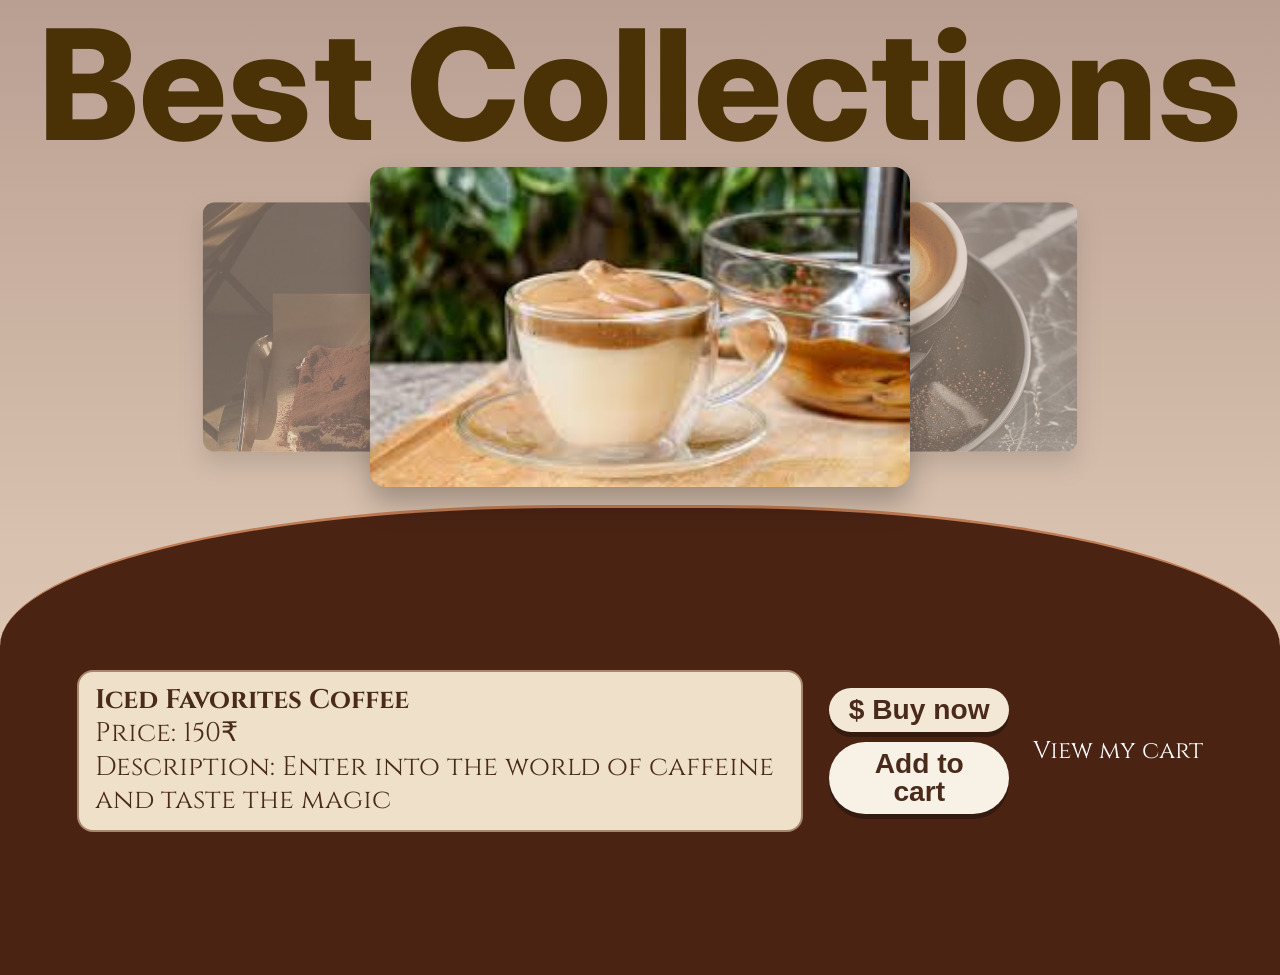
<file: product-details.html>
<!DOCTYPE html>
<html lang="en">
<head>
  <meta charset="UTF-8" />
  <title>Product | aWebZone</title>
  <meta name="viewport" content="width=device-width, initial-scale=1.0" />

  <!-- Fonts -->
  <link href="https://fonts.googleapis.com/css2?family=Cinzel&family=Inter&display=swap" rel="stylesheet">

  <link rel="stylesheet" href="product-details.css" />
</head>
<body>

  <section class="product-page">

    <!-- TITLE -->
    <h1 class="product-title">Best Collections</h1>

    <!-- IMAGE CAROUSEL -->
    <div class="carousel-container">

      <input type="radio" name="slider" id="item-1" checked>
      <input type="radio" name="slider" id="item-2">
      <input type="radio" name="slider" id="item-3">
      <input type="radio" name="slider" id="item-4">
      <input type="radio" name="slider" id="item-5">

      <div class="cards">
        <label class="card" for="item-1" id="img-1">
          <img src="image copy 7.png">
        </label>

        <label class="card" for="item-2" id="img-2">
          <img src="image copy 8.png">
        </label>

        <label class="card" for="item-3" id="img-3">
          <img src="image copy 9.png">
        </label>

        <label class="card" for="item-4" id="img-4">
          <img src="image copy 10.png">
        </label>

        <label class="card" for="item-5" id="img-5">
          <img src="image copy 6.png" alt="Classic Roast Coffee">
        </label>
      </div>

    </div>

    <!-- PRODUCT INFO -->
    <div class="product-info">
      <div class="info-box">
        <p><strong id="productName">Iced Favorites Coffee</strong></p>
        <p id="productPrice">Price: 150₹</p>
        <p id="productDesc">Description: Enter into the world of caffeine and taste the magic</p>
      </div>

      <div class="actions">
        <div class="btn-stack">
          <button class="btn primary" onclick="location.href='payment.html'">$ Buy now</button>
          <button class="btn secondary" id="addToCartBtn">Add to cart</button>
        </div>
        <a href="cart.html" class="cart-link">View my cart</a>
      </div>
    </div>

  </section>

  <script src="product-details.js"></script>
  <script src="script.js"></script>
</body>
</html>
</file>
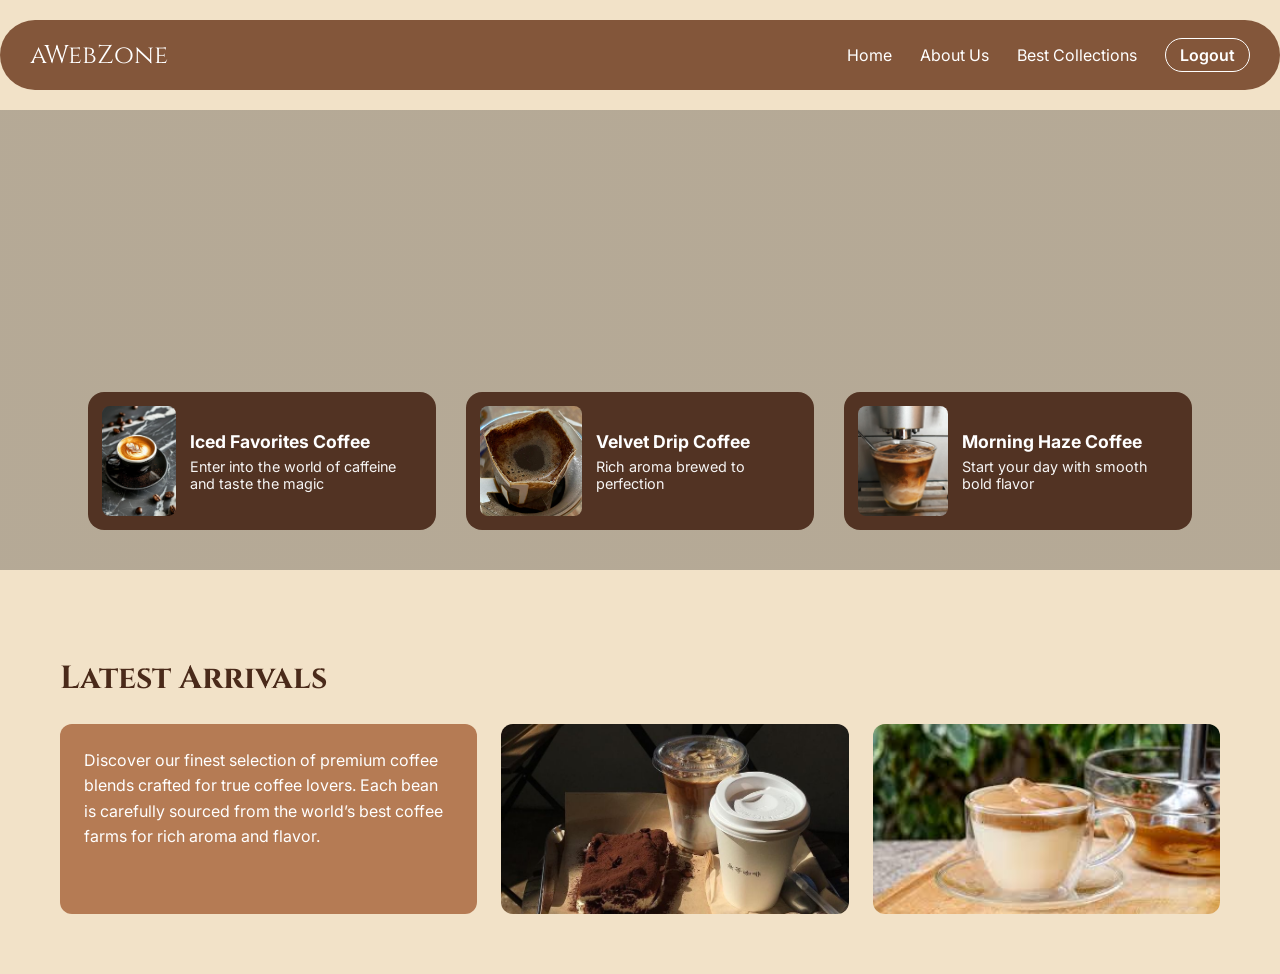
<file: products.html>
<!DOCTYPE html>
<html lang="en">
<head>
<meta charset="UTF-8" />
<meta name="viewport" content="width=device-width, initial-scale=1.0"/>
<title>aWebZone | Products</title>

<link href="https://fonts.googleapis.com/css2?family=Cinzel:wght@400;600&family=Inter:wght@400;500;600&display=swap" rel="stylesheet">

<style>

:root {
  --cream: #f2e2c8;
  --brown: #7a4a2e;
  --brown-dark: #4a2a1a;
}

body {
  margin: 0;
  font-family: "Inter", sans-serif;
  background: var(--cream);
}

/* NAVBAR */

.top-nav {
  width: calc(100% - 60px);
  margin: 20px auto;
  height: 70px;
  background: rgba(122, 74, 46, 0.92);
  border-radius: 50px;
  display: flex;
  align-items: center;
  justify-content: space-between;
  padding: 0 30px;
  color: white;
}

.brand {
  font-family: "Cinzel", serif;
  font-size: 1.6rem;
}

.links {
  display: flex;
  gap: 28px;
  align-items: center;
}

.links a {
  color: white;
  text-decoration: none;
}

.logout-btn {
  border: 1px solid white;
  padding: 6px 14px;
  border-radius: 999px;
  font-weight: 600;
}

/* HERO SECTION */

.hero-bg {
  height: 420px;
  background:
    linear-gradient(rgba(0,0,0,0.25), rgba(0,0,0,0.25)),
    url("https://images.unsplash.com/photo-1509042239860-f550ce710b93") center/cover no-repeat;
  display: flex;
  align-items: flex-end;
  padding-bottom: 40px;
}

/* PRODUCT CARDS */

.product-row {
  display: flex;
  justify-content: center;
  gap: 30px;
  width: 100%;
  padding: 0 20px;
}

.product-link {
  text-decoration: none;
  color: inherit;
}

.product-card {
  background: rgba(74, 42, 26, 0.92);
  width: 320px;
  border-radius: 16px;
  padding: 14px;
  display: flex;
  gap: 14px;
  align-items: center;
  color: white;
  transition: transform 0.25s ease;
}

.product-card:hover {
  transform: translateY(-6px);
}

.product-card img {
  width: 110px;
  height: 110px;
  object-fit: cover;
  border-radius: 8px;
}

.product-info h3 {
  margin: 0 0 6px;
  font-size: 1.1rem;
  font-weight: 700;
}

.product-info p {
  margin: 0;
  font-size: 0.9rem;
  opacity: 0.95;
}

/* LATEST ARRIVALS */

.latest {
  padding: 60px;
}

.latest h2 {
  font-family: "Cinzel", serif;
  font-size: 2rem;
  color: var(--brown-dark);
  margin-bottom: 24px;
}

.latest-row {
  display: grid;
  grid-template-columns: 1.2fr 1fr 1fr;
  gap: 24px;
}

.latest-desc {
  background: #b57b54;
  border-radius: 12px;
  padding: 24px;
  color: white;
  line-height: 1.6;
  font-size: 1rem;
}

.latest-img {
  width: 100%;
  height: 190px;
  object-fit: cover;
  border-radius: 12px;
}

/* RESPONSIVE */

@media (max-width: 900px) {

  .product-row {
    flex-direction: column;
    align-items: center;
  }

  .latest-row {
    grid-template-columns: 1fr;
  }

  .latest {
    padding: 30px 20px;
  }
}

</style>
</head>

<body>

<!-- NAVBAR -->

<header class="top-nav">
  <div class="brand">aWebZone</div>

  <nav class="links">
    <a href="products.html">Home</a>
    <a href="about.html">About Us</a>
    <a href="product-details.html">Best Collections</a>
    <a href="index.html" class="logout-btn">Logout</a>
  </nav>
</header>

<!-- HERO SECTION -->

<section class="hero-bg">

  <div class="product-row">

    <!-- CARD 1 -->
    <a href="product-details.html" class="product-link">
      <div class="product-card">
        <img src="image copy 3.png" alt="Iced Coffee">
        <div class="product-info">
          <h3>Iced Favorites Coffee</h3>
          <p>Enter into the world of caffeine and taste the magic</p>
        </div>
      </div>
    </a>

    <!-- CARD 2 -->
    <a href="product-details.html" class="product-link">
      <div class="product-card">
        <img src="image copy 4.png" alt="Drip Coffee">
        <div class="product-info">
          <h3>Velvet Drip Coffee</h3>
          <p>Rich aroma brewed to perfection</p>
        </div>
      </div>
    </a>

    <!-- CARD 3 -->
    <a href="product-details.html" class="product-link">
      <div class="product-card">
        <img src="image copy 5.png" alt="Morning Coffee">
        <div class="product-info">
          <h3>Morning Haze Coffee</h3>
          <p>Start your day with smooth bold flavor</p>
        </div>
      </div>
    </a>

  </div>

</section>

<!-- LATEST ARRIVALS -->

<section class="latest">

  <h2>Latest Arrivals</h2>

  <div class="latest-row">

    <div class="latest-desc">
      Discover our finest selection of premium coffee blends crafted for true coffee lovers.
      Each bean is carefully sourced from the world’s best coffee farms for rich aroma and flavor.
    </div>

    <img class="latest-img" src="image copy 6.png" alt="Coffee">
    <img class="latest-img" src="image copy 7.png" alt="Coffee">

  </div>

</section>

</body>
</html>
</file>
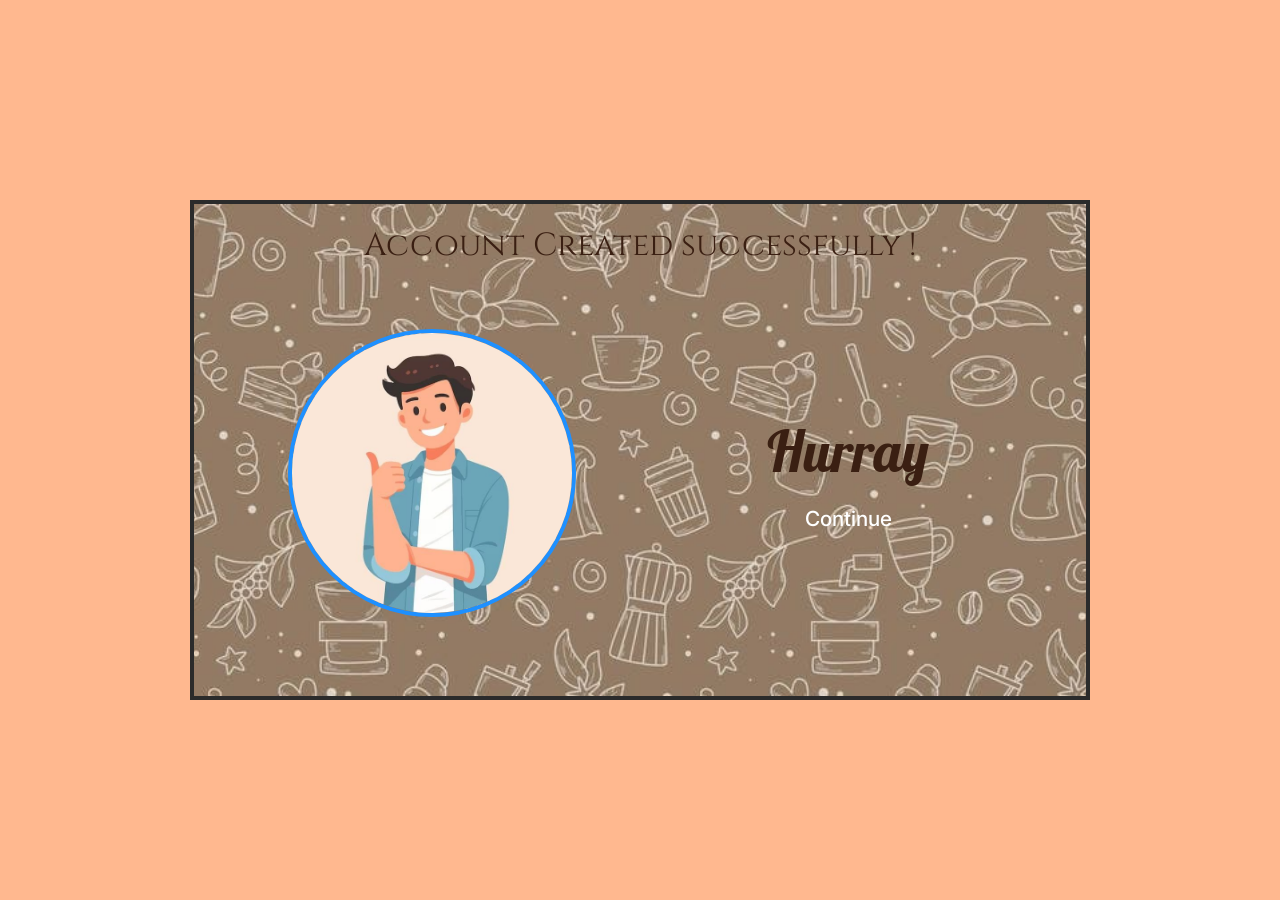
<file: success.html>
<!DOCTYPE html>
<html lang="en">
<head>
  <meta charset="UTF-8" />
  <title>aWebZone | Success</title>
  <meta name="viewport" content="width=device-width, initial-scale=1.0" />

  <!-- Fonts -->
  <link href="https://fonts.googleapis.com/css2?family=Cinzel:wght@500;600&family=Inter&family=Lobster&display=swap" rel="stylesheet">

  <style>
    body {
      margin: 0;
      min-height: 100vh;
      background: #ffb88f;
      font-family: "Inter", sans-serif;
      display: flex;
      justify-content: center;
      align-items: center;
    }

   .frame {
  width: 92%;
  max-width: 900px;
  height: 500px;
  border: 4px solid #2b2b2b;

  background: url("image copy 12.png") center / cover no-repeat;

  padding: 20px 30px;
  box-sizing: border-box;
  position: relative;
}
    .title {
      text-align: center;
      font-family: "Cinzel", serif;
      font-size: 2rem;
      color: #3a1f12;
      margin-bottom: 20px;
    }

    .content {
      display: grid;
      grid-template-columns: 1fr 1fr;
      align-items: center;
      height: calc(100% - 80px);
    }

    .image-wrap {
      display: flex;
      justify-content: center;
      align-items: center;
    }

    .circle {
      width: 280px;
      height: 280px;
      border-radius: 50%;
      border: 4px solid #1e90ff;
      background: #fff;
      display: flex;
      justify-content: center;
      align-items: center;
      overflow: hidden;
    }

    .circle img {
      width: 100%;
      height: 100%;
      object-fit: cover;
    }

    .right {
      text-align: center;
    }

    .hurray {
      font-family: "Lobster", cursive;
      font-size: 3.5rem;
      color: #3a1f12;
      margin-bottom: 20px;
    }

    .continue {
      font-size: 1.3rem;
      color: #ffffff;
      cursor: pointer;
      text-decoration: none;
      font-weight: 500;
    }

    .continue:hover {
      text-decoration: underline;
    }

    @media (max-width: 900px) {
      .content {
        grid-template-columns: 1fr;
        gap: 20px;
      }

      .circle {
        width: 220px;
        height: 220px;
      }

      .hurray {
        font-size: 2.6rem;
      }
    }
  </style>
</head>

<body>

  <div class="frame">

    <div class="title">Account Created successfully !</div>

    <div class="content">

      <div class="image-wrap">
        <div class="circle">
          <img src="image copy.png" alt="Success">
        </div>
      </div>

      <div class="right">
        <div class="hurray">Hurray</div>
        <a href="products.html" class="continue">Continue</a>
      </div>

    </div>

  </div>

</body>
</html>
</file>
<file: style.css>
:root {
  --bg: #f2e6d5;
  --brown: #8a6a56;
  --brown-dark: #5e3421;
  --cream: #e9deca;
  --card-bg: #d8c7b2;
}

* {
  box-sizing: border-box;
}

body {
  margin: 0;
  min-height: 100vh;
  font-family: "Inter", sans-serif;
  background: var(--bg) url("image.png") center / cover no-repeat fixed;
}

/* ===== NAVBAR ===== */
.top-nav {
  width: calc(100% - 40px);
  margin: 20px auto;
  height: 64px;
  background: var(--brown);
  border-radius: 999px;
  display: flex;
  align-items: center;
  justify-content: space-between;
  padding: 0 28px;
  color: #fff;
  box-shadow: 0 8px 16px rgba(60, 35, 22, 0.28);
  transform-style: preserve-3d;
  transition: transform 0.35s ease, box-shadow 0.35s ease;
}

.top-nav:hover {
  transform: translateY(-2px);
  box-shadow: 0 14px 24px rgba(60, 35, 22, 0.35);
}

.brand {
  font-family: "Cinzel", serif;
  font-size: 1.6rem;
}

.links {
  display: flex;
  gap: 24px;
  align-items: center;
}

.links a {
  text-decoration: none;
  color: #fff;
  font-size: 1rem;
}

.nav-btn {
  background: #3a1f12;
  color: #fff;
  border: none;
  padding: 8px 18px;
  border-radius: 999px;
  cursor: pointer;
  transition: transform 0.22s ease, box-shadow 0.22s ease, filter 0.22s ease;
}

/* ===== HERO ===== */
.hero-wrapper {
  display: flex;
  justify-content: flex-start;
  padding-left: 34px;
  margin-top: 30px;
}

.hero-card {
  background: var(--card-bg);
  border: 4px solid #7a5a46;
  padding: 44px 42px 38px;
  width: min(920px, calc(100vw - 70px));
  min-height: min(560px, calc(100vh - 120px));
  transform-style: preserve-3d;
  box-shadow:
    0 18px 28px rgba(78, 49, 31, 0.28),
    inset 0 1px 0 rgba(255, 240, 222, 0.38);
  transition: transform 0.3s ease, box-shadow 0.3s ease;
}

.hero-card:hover {
  box-shadow:
    0 26px 36px rgba(78, 49, 31, 0.34),
    inset 0 1px 0 rgba(255, 240, 222, 0.45);
}

.hero-card h1 {
  margin: 0;
  font-family: "Lobster", cursive;
  font-size: clamp(3rem, 4.6vw, 4.4rem);
  color: #9b5c3f;
}

.hero-card h2 {
  margin: 10px 0 56px;
  font-family: "Lobster", cursive;
  font-size: clamp(2.3rem, 3.7vw, 3.5rem);
  color: #4a2a1a;
}

.hero-row {
  display: flex;
  align-items: center;
  gap: 20px;
}

.hero-card p {
  font-size: clamp(1.55rem, 2.3vw, 2.35rem);
  color: #8a4f33;
}

/* ===== DOTS ===== */
.palette-dots {
  display: flex;
}

.dot {
  width: 40px;
  height: 40px;
  border-radius: 50%;
  margin-left: -10px;
}

.d1 { background: #2f190f; }
.d2 { background: #8b4a2c; }
.d3 { background: #d1884f; }
.d4 { background: #f4a66e; }

/* ===== BUTTON ===== */
.cta-btn {
  margin-top: 30px;
  background: #3a1f12;
  
  color: #fff;
  border: none;
  padding: 12px 26px;
  font-size: clamp(1.2rem, 1.9vw, 1.8rem);
  border-radius: 999px;
  cursor: pointer;
  transition: transform 0.22s ease, box-shadow 0.22s ease, filter 0.22s ease;
  box-shadow: 0 8px 14px rgba(50, 25, 15, 0.28);
}

/* ===== AUTH PAGE ===== */
.auth-page {
  margin: 0;
  height: 100vh;
  overflow: hidden;
  background: radial-gradient(circle at 20% 20%, #29262c, #1f1d21 55%);
  display: flex;
  align-items: center;
  justify-content: center;
}

.auth-center {
  width: 100%;
  height: 100%;
  display: flex;
  align-items: center;
  justify-content: center;
  padding: 12px;
  perspective: 1400px;
}

.signup-card {
  width: min(760px, 82vw);
  background: #a97454;
  border: 3px solid #f2e6d5;
  border-radius: 20px;
  transform: rotateX(4deg) rotateY(-5deg) translateZ(0);
  box-shadow:
    0 26px 40px rgba(0, 0, 0, 0.45),
    0 10px 18px rgba(40, 18, 10, 0.35),
    inset 0 2px 0 rgba(255, 241, 222, 0.26);
  transition: transform 0.35s ease, box-shadow 0.35s ease;
  transform-style: preserve-3d;
}

.signup-card:hover {
  transform: rotateX(2.5deg) rotateY(-2.5deg) translateY(-4px);
  box-shadow:
    0 32px 48px rgba(0, 0, 0, 0.5),
    0 14px 24px rgba(40, 18, 10, 0.42),
    inset 0 2px 0 rgba(255, 241, 222, 0.3);
}

.auth-shell {
  padding: 14px 18px;
  color: #f8ebda;
}

.back-home-btn {
  background: #3a1f12;
  color: #fff;
  border: none;
  border-radius: 999px;
  padding: 8px 16px;
  cursor: pointer;
  margin-bottom: 12px;
  transition: transform 0.22s ease, box-shadow 0.22s ease, filter 0.22s ease;
}

.auth-header {
  background: var(--cream);
  color: #472616;
  border-radius: 999px;
  border: 2px solid #c8b49f;
  text-align: center;
  font-family: "Cinzel", serif;
  font-size: clamp(1.8rem, 3vw, 2.7rem);
  line-height: 58px;
  height: 58px;
}

.welcome {
  margin: 12px 0 6px;
  font-size: clamp(1rem, 1.4vw, 1.4rem);
  font-weight: 700;
}

.auth-shell h3 {
  margin: 0 0 10px;
  text-align: center;
  font-family: "Lobster", cursive;
  font-size: clamp(1.8rem, 2.9vw, 2.8rem);
  font-weight: 400;
}

.social-row {
  display: flex;
  justify-content: center;
  align-items: center;
  gap: 16px;
  margin-bottom: 8px;
}

.google-btn,
.social-icon,
.signup-btn {
  border: none;
  border-radius: 999px;
  cursor: pointer;
  transition: transform 0.22s ease, box-shadow 0.22s ease, filter 0.22s ease;
}

.google-btn {
  background: #f2e5d2;
  color: #4f2f1f;
  padding: 7px 18px;
  font-size: clamp(0.95rem, 1.2vw, 1.2rem);
  min-width: 290px;
  box-shadow: 0 3px 0 rgba(58, 31, 18, 0.35);
}

.social-icon {
  width: 46px;
  aspect-ratio: 1;
  background: #f2e5d2;
  color: #5a351f;
  font-size: clamp(1rem, 1.4vw, 1.3rem);
  font-weight: 700;
}

.or-label {
  display: block;
  text-align: center;
  margin-bottom: 10px;
  font-family: "Lobster", cursive;
  font-size: clamp(1.7rem, 2.6vw, 2.3rem);
}

.input-grid {
  display: grid;
  grid-template-columns: 1fr 1fr;
  gap: 10px 14px;
}

.input-grid input {
  height: 44px;
  border-radius: 999px;
  border: 3px solid #84563d;
  background: #e6dac8;
  color: #8b6f5d;
  padding: 0 14px;
  font-size: clamp(0.95rem, 1.15vw, 1.15rem);
  outline: none;
  transition: border-color 0.2s ease, box-shadow 0.2s ease, transform 0.2s ease;
}

.input-grid input:focus {
  border-color: #f8e8d1;
  box-shadow: 0 0 0 3px rgba(250, 231, 207, 0.28);
  transform: translateY(-1px);
}

.form-footer {
  margin-top: 12px;
  display: flex;
  justify-content: space-between;
  align-items: center;
  gap: 10px;
}

.agree {
  display: flex;
  align-items: center;
  gap: 8px;
  font-size: clamp(0.86rem, 1vw, 1.05rem);
}

.agree input {
  width: 14px;
  height: 14px;
}

.signup-btn {
  background: #ead9c3;
  color: #4f2f1f;
  border: 3px solid #825236;
  padding: 8px 24px;
  font-size: clamp(1.5rem, 2.2vw, 2.2rem);
  font-family: "Lobster", cursive;
}

.nav-btn:hover,
.cta-btn:hover,
.google-btn:hover,
.social-icon:hover,
.signup-btn:hover,
.back-home-btn:hover {
  filter: brightness(1.06);
  box-shadow: 0 12px 18px rgba(46, 23, 13, 0.32);
}

@keyframes pulseGlow {
  0%,
  100% {
    box-shadow: 0 0 0 rgba(255, 222, 182, 0);
  }
  50% {
    box-shadow: 0 0 18px rgba(255, 222, 182, 0.28);
  }
}

.auth-header {
  animation: pulseGlow 3.5s ease-in-out infinite;
}

@media (max-width: 900px) {
  .top-nav {
    height: auto;
    border-radius: 20px;
    padding: 14px 16px;
    flex-direction: column;
    align-items: flex-start;
    gap: 10px;
  }

  .links {
    width: 100%;
    gap: 12px;
    flex-wrap: wrap;
  }

  .hero-wrapper {
    justify-content: center;
    padding: 0 14px;
    margin-top: 18px;
  }

  .hero-card {
    width: 100%;
    min-height: auto;
    padding: 28px 20px 26px;
  }

  .hero-card h2 {
    margin: 10px 0 28px;
  }

  .hero-row {
    flex-direction: column;
    align-items: flex-start;
    gap: 10px;
  }

  .dot {
    width: 28px;
    height: 28px;
  }

  .auth-page {
    min-height: 100vh;
    height: auto;
    overflow-y: auto;
  }

  .auth-center {
    height: auto;
    min-height: 100vh;
    padding: 16px 10px;
  }

  .signup-card,
  .signup-card:hover {
    width: 100%;
    max-width: 640px;
    transform: none;
  }

  .input-grid {
    grid-template-columns: 1fr;
  }

  .form-footer {
    flex-direction: column;
    align-items: flex-start;
  }

  .signup-btn {
    width: 100%;
  }
}

@media (max-width: 560px) {
  .top-nav {
    width: calc(100% - 20px);
    margin: 10px auto;
    padding: 12px;
  }

  .brand {
    font-size: 1.25rem;
  }

  .links a {
    font-size: 0.92rem;
  }

  .nav-btn {
    width: 100%;
  }

  .hero-card p {
    font-size: 1.3rem;
  }

  .cta-btn {
    width: 100%;
    padding: 12px 16px;
  }

  .auth-shell {
    padding: 12px;
  }

  .auth-header {
    line-height: 48px;
    height: 48px;
  }

  .google-btn {
    min-width: 0;
    width: 100%;
  }

  .social-row {
    flex-wrap: wrap;
  }

  .social-icon {
    width: 42px;
  }
}

@media (prefers-reduced-motion: reduce) {
  .auth-header {
    animation: none;
  }

  .top-nav,
  .hero-card,
  .signup-card,
  .nav-btn,
  .cta-btn,
  .google-btn,
  .social-icon,
  .signup-btn,
  .back-home-btn,
  .input-grid input {
    transition: none;
  }
}
</file>
<file: product-details.css>
* {
  box-sizing: border-box;
}

body {
  margin: 0;
  font-family: "Inter", sans-serif;
  background: linear-gradient(180deg, #b99f92 0%, #d8c1ae 55%, #e6d4c4 100%);
  min-height: 100vh;
}

.product-page {
  text-align: center;
  padding-top: 14px;
  overflow-x: hidden;
  width: 100%;
  min-height: 100vh;
  margin: 0 auto;
}

.product-title {
  margin: 0;
  font-family: "Inter", sans-serif;
  font-size: clamp(4rem, 12vw, 10rem);
  line-height: 0.92;
  font-weight: 800;
  letter-spacing: 1px;
  color: #4b3206;
}

/* ===== IMAGE CAROUSEL ===== */

.carousel-container {
  margin: 12px auto 0;
  width: 100%;
  max-width: 900px;
  height: 320px;
  position: relative;
  display: flex;
  justify-content: center;
  align-items: center;
}

.carousel-container input {
  display: none;
}

.cards {
  position: relative;
  width: 100%;
  height: 100%;
}

.card {
  position: absolute;
  width: 60%;
  height: 100%;
  left: 0;
  right: 0;
  margin: auto;
  cursor: pointer;
  opacity: 0;
  pointer-events: none;
  transform: scale(0.64);
  z-index: -1;
  transition: transform 0.4s ease, opacity 0.4s ease;
}

.card img {
  width: 100%;
  height: 100%;
  object-fit: cover;
  border-radius: 16px;
  box-shadow: 0 16px 28px rgba(0, 0, 0, 0.25);
}

/* LEFT IMAGE */
#item-1:checked ~ .cards #img-5,
#item-2:checked ~ .cards #img-1,
#item-3:checked ~ .cards #img-2,
#item-4:checked ~ .cards #img-3,
#item-5:checked ~ .cards #img-4 {
  transform: translateX(-42%) scale(0.78);
  opacity: 0.45;
  z-index: 0;
  pointer-events: auto;
}

/* RIGHT IMAGE */
#item-1:checked ~ .cards #img-2,
#item-2:checked ~ .cards #img-3,
#item-3:checked ~ .cards #img-4,
#item-4:checked ~ .cards #img-5,
#item-5:checked ~ .cards #img-1 {
  transform: translateX(42%) scale(0.78);
  opacity: 0.45;
  z-index: 0;
  pointer-events: auto;
}

/* CENTER IMAGE */
#item-1:checked ~ .cards #img-1,
#item-2:checked ~ .cards #img-2,
#item-3:checked ~ .cards #img-3,
#item-4:checked ~ .cards #img-4,
#item-5:checked ~ .cards #img-5 {
  transform: translateX(0) scale(1);
  opacity: 1;
  z-index: 2;
  pointer-events: auto;
}

.product-info {
  width: 100%;
  margin: 18px 0 0;
  background: #4a2313;
  border-top: 3px solid #c07c55;
  border-radius: 44% 44% 0 0 / 30% 30% 0 0;
  padding: 44px 6vw 26px;
  min-height: calc(100vh - 430px);
  display: flex;
  justify-content: space-between;
  align-items: center;
  gap: 26px;
  color: #fff;
}

.info-box {
  background: #efe1c9;
  color: #4a2a1a;
  border-radius: 16px;
  border: 2px solid rgba(122, 74, 46, 0.6);
  padding: 12px 16px;
  min-width: 330px;
  text-align: left;
  font-family: "Cinzel", serif;
}

.info-box p {
  margin: 0;
  font-size: clamp(1.15rem, 2.1vw, 2.2rem);
  line-height: 1.25;
}

.actions {
  display: flex;
  align-items: center;
  justify-content: center;
  gap: 24px;
}

.btn-stack {
  display: flex;
  flex-direction: column;
  gap: 10px;
}

.btn {
  border: none;
  min-width: 180px;
  padding: 8px 18px;
  border-radius: 999px;
  background: #f3e8d6;
  color: #4a2a1a;
  font-size: clamp(1.35rem, 2.2vw, 2.6rem);
  line-height: 1;
  font-weight: 700;
  cursor: pointer;
  box-shadow: 0 5px 0 rgba(45, 23, 14, 0.72);
}

.secondary {
  background: #f8f1e5;
}

.cart-link {
  color: #fff;
  text-decoration: none;
  font-family: "Cinzel", serif;
  font-size: clamp(1.3rem, 1.9vw, 2.2rem);
  white-space: nowrap;
}

@media (max-width: 980px) {
  .carousel-container {
    height: 260px;
  }

  .card {
    width: 74%;
  }

  .product-info {
    border-radius: 28px 28px 0 0;
    padding: 24px 18px;
    min-height: calc(100vh - 330px);
    flex-direction: column;
  }

  .info-box {
    min-width: 0;
    width: 100%;
  }

  .actions {
    width: 100%;
    justify-content: center;
    flex-wrap: wrap;
    row-gap: 12px;
  }
}

@media (max-width: 560px) {
  .product-page {
    padding-top: 8px;
  }

  .carousel-container {
    height: 210px;
  }

  .card {
    width: 82%;
  }

  .product-info {
    margin-top: 10px;
    padding: 18px 12px 16px;
    border-radius: 20px 20px 0 0;
    min-height: auto;
    gap: 14px;
  }

  .actions {
    flex-direction: column;
    align-items: stretch;
    width: 100%;
    gap: 12px;
  }

  .btn-stack {
    width: 100%;
  }

  .product-title {
    font-size: clamp(2.6rem, 13vw, 4.2rem);
  }

  .btn {
    width: 100%;
    min-width: 0;
    font-size: 1.2rem;
    padding: 10px 14px;
  }

  .cart-link {
    width: 100%;
    text-align: center;
    font-size: 1.05rem;
  }
}
</file>
